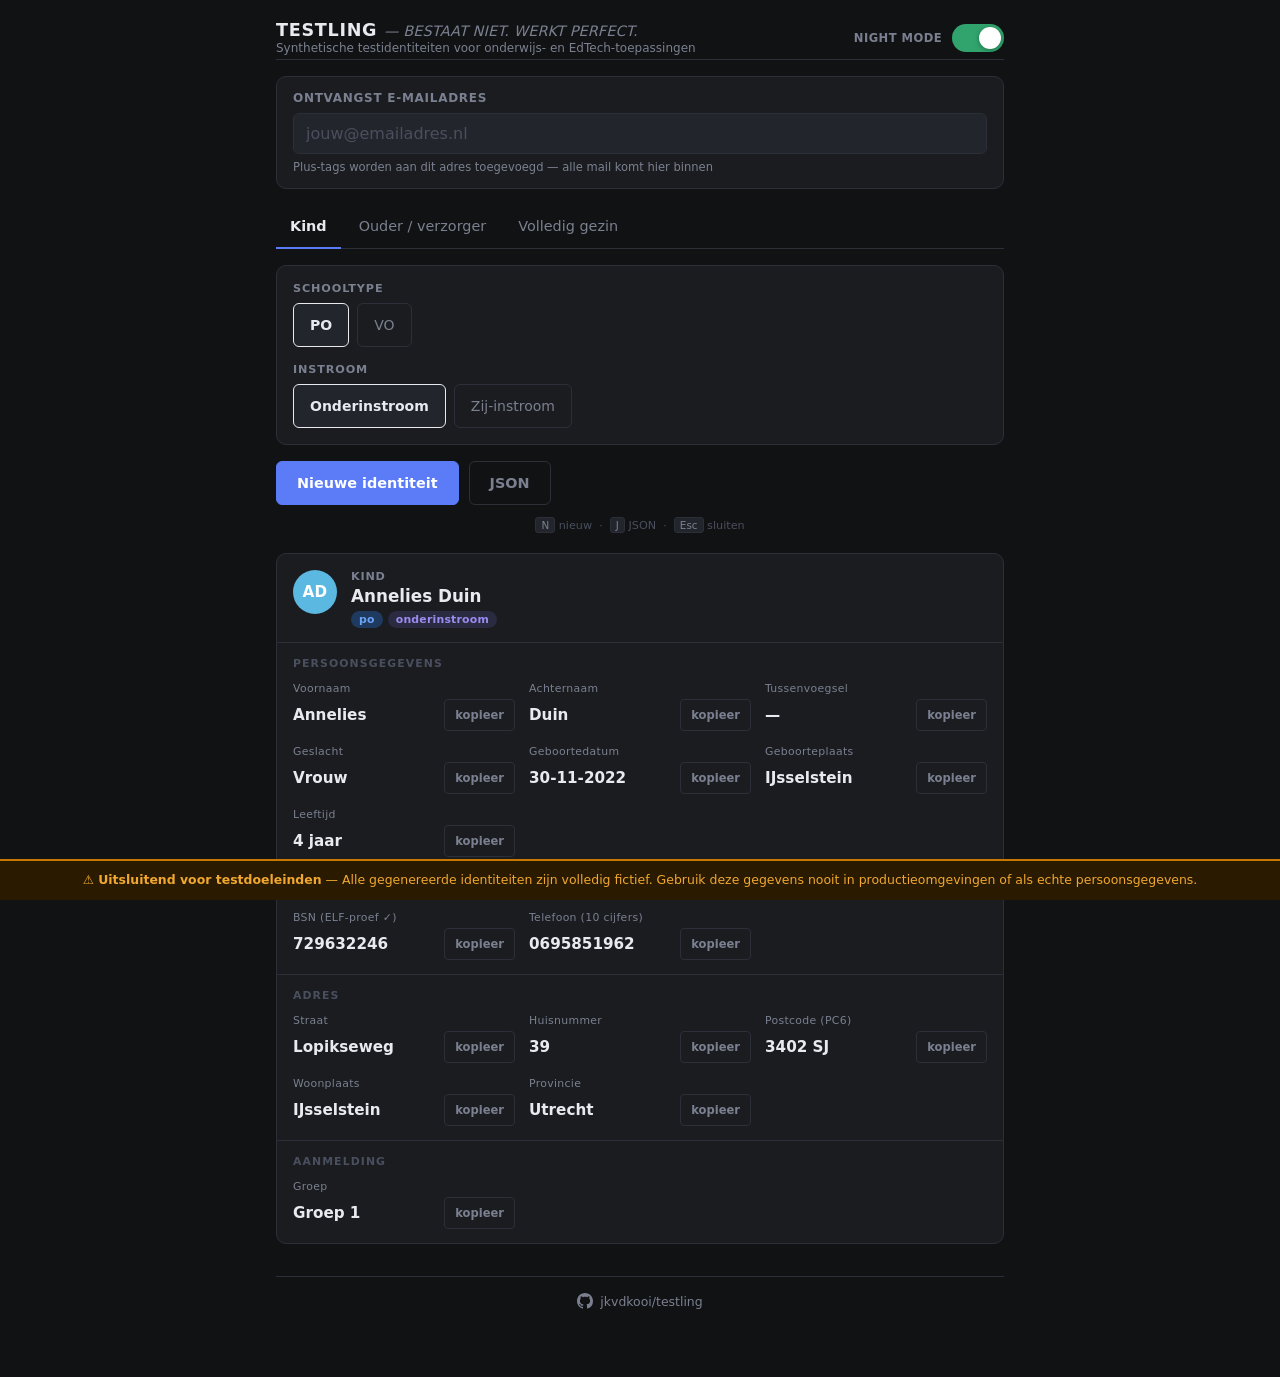
<file: index.html>
<!DOCTYPE html>
<html lang="nl">
<head>
  <meta charset="UTF-8">
  <meta name="viewport" content="width=device-width, initial-scale=1.0">
  <meta name="description" content="Testling — Synthetische Nederlandse testidentiteiten voor onderwijs- en EdTech-toepassingen. Uitsluitend bedoeld voor testdoeleinden.">
  <meta name="theme-color" content="#111214">
  <meta name="color-scheme" content="dark">

  <!-- PWA / iOS -->
  <meta name="mobile-web-app-capable" content="yes">
  <meta name="apple-mobile-web-app-capable" content="yes">
  <meta name="apple-mobile-web-app-status-bar-style" content="black-translucent">
  <meta name="apple-mobile-web-app-title" content="Testling">

  <title>Testling — Bestaat niet. Werkt perfect.</title>
  <!-- Cache-busting: verhoog v= bij elke release -->
  <link rel="stylesheet" href="style.css?v=4">

  <!-- Import map: zorgt dat browser altijd de geversioneerde modules laadt -->
  <script type="importmap">
  {
    "imports": {
      "/src/main.js":                    "/src/main.js?v=5",
      "/src/ui/render.js":               "/src/ui/render.js?v=4",
      "/src/ui/copy.js":                 "/src/ui/copy.js?v=3",
      "/src/generators/person.js":       "/src/generators/person.js?v=4",
      "/src/generators/gezin.js":        "/src/generators/gezin.js?v=3",
      "/src/generators/bsn.js":          "/src/generators/bsn.js?v=3",
      "/src/generators/iban.js":         "/src/generators/iban.js?v=3",
      "/src/generators/address.js":      "/src/generators/address.js?v=3",
      "/src/generators/phone.js":        "/src/generators/phone.js?v=3",
      "/src/generators/email.js":        "/src/generators/email.js?v=3",
      "/src/utils.js":                   "/src/utils.js?v=3",
      "/data/namen.js":                  "/data/namen.js?v=3",
      "/data/adressen.js":               "/data/adressen.js?v=3"
    }
  }
  </script>

  <script>
    // Thema instellen vóór eerste render — voorkomt flash
    document.documentElement.dataset.thema =
      localStorage.getItem('testling_thema') ||
      ((new Date().getHours() >= 19 || new Date().getHours() < 7)
        ? 'donker'
        : (window.matchMedia('(prefers-color-scheme: dark)').matches ? 'donker' : 'licht'));
  </script>
</head>
<body>

<div class="wrapper">

  <!-- Koptekst -->
  <header class="app-header">
    <div>
      <h1 class="app-titel">Testling <span class="app-tagline">— Bestaat niet. Werkt perfect.</span></h1>
      <p class="app-subtitel">Synthetische testidentiteiten voor onderwijs- en EdTech-toepassingen</p>
    </div>
    <div class="header-acties">
      <div class="gesch-container">
        <button id="btnGesch" class="gesch-knop" hidden aria-label="Vorige identiteiten">
          <svg viewBox="0 0 16 16" fill="currentColor" width="15" height="15" aria-hidden="true">
            <path d="M8 3.5a.5.5 0 0 0-1 0V9a.5.5 0 0 0 .252.434l3.5 2a.5.5 0 0 0 .496-.868L8 8.71V3.5z"/>
            <path d="M8 16A8 8 0 1 0 8 0a8 8 0 0 0 0 16zm7-8A7 7 0 1 1 1 8a7 7 0 0 1 14 0z"/>
          </svg>
          <span id="geschTeller" class="gesch-teller-badge" aria-hidden="true"></span>
        </button>
        <div id="geschPanel" class="gesch-panel" aria-hidden="true">
          <p class="gesch-panel-titel">Vorige identiteiten</p>
          <ul id="geschiedenisTabs" class="gesch-panel-lijst" role="list"></ul>
          <div class="gesch-panel-footer">
            <button id="btnWisGesch" class="gesch-wis-btn" aria-label="Wis sessiegeschiedenis">
              <svg viewBox="0 0 16 16" fill="currentColor" width="13" height="13" aria-hidden="true">
                <path d="M5.5 5.5A.5.5 0 0 1 6 6v6a.5.5 0 0 1-1 0V6a.5.5 0 0 1 .5-.5zm2.5 0a.5.5 0 0 1 .5.5v6a.5.5 0 0 1-1 0V6a.5.5 0 0 1 .5-.5zm3 .5a.5.5 0 0 0-1 0v6a.5.5 0 0 0 1 0V6z"/>
                <path fill-rule="evenodd" d="M14.5 3a1 1 0 0 1-1 1H13v9a2 2 0 0 1-2 2H5a2 2 0 0 1-2-2V4h-.5a1 1 0 0 1-1-1V2a1 1 0 0 1 1-1H6a1 1 0 0 1 1-1h2a1 1 0 0 1 1 1h3.5a1 1 0 0 1 1 1v1zM4.118 4 4 4.059V13a1 1 0 0 0 1 1h6a1 1 0 0 0 1-1V4.059L11.882 4H4.118zM2.5 3V2h11v1h-11z"/>
              </svg>
              Wis sessie
            </button>
          </div>
        </div>
      </div>
      <label class="thema-toggle" aria-label="Night mode">
        <input type="checkbox" id="btnThema" class="thema-toggle__input">
        <span class="thema-toggle__label">Night mode</span>
        <span class="thema-toggle__track" aria-hidden="true">
          <span class="thema-toggle__knop"></span>
        </span>
      </label>
    </div>
  </header>

  <main>

  <!-- E-mail configuratie -->
  <div class="email-config">
    <label for="basisEmail">Ontvangst e-mailadres</label>
    <input
      type="email"
      id="basisEmail"
      placeholder="jouw@emailadres.nl"
      autocomplete="email"
      inputmode="email"
      spellcheck="false"
    >
    <p class="email-hint">
      Plus-tags worden aan dit adres toegevoegd — alle mail komt hier binnen
    </p>
  </div>

  <!-- Tabs -->
  <nav class="tabs" role="tablist" aria-label="Identiteitstype">
    <button class="tab tab--actief" role="tab" data-tab="kind"  aria-selected="true">Kind</button>
    <button class="tab"             role="tab" data-tab="ouder" aria-selected="false">Ouder / verzorger</button>
    <button class="tab"             role="tab" data-tab="gezin" aria-selected="false">Volledig gezin</button>
  </nav>

  <!-- Opties -->
  <div class="opties-kaart" role="group" aria-label="Opties">

    <!-- Schooltype -->
    <div class="optie-groep optie-groep--school" id="grpSchooltype">
      <span class="optie-label">Schooltype</span>
      <div class="toggle-groep" role="group" aria-label="Schooltype">
        <button class="toggle toggle--actief" data-groep="schooltype" data-waarde="po" aria-pressed="true">PO</button>
        <button class="toggle"                data-groep="schooltype" data-waarde="vo" aria-pressed="false">VO</button>
      </div>
    </div>

    <!-- Instroom -->
    <div class="optie-groep optie-groep--school" id="grpInstroom">
      <span class="optie-label">Instroom</span>
      <div class="toggle-groep" role="group" aria-label="Instroomtype">
        <button class="toggle toggle--actief" data-groep="instroom" data-waarde="onder" aria-pressed="true">Onderinstroom</button>
        <button class="toggle"                data-groep="instroom" data-waarde="zij"   aria-pressed="false">Zij-instroom</button>
      </div>
    </div>

    <!-- Aantal ouders (alleen gezin) -->
    <div class="optie-groep optie-groep--gezin" id="grpOuders" hidden>
      <span class="optie-label">Aantal ouders</span>
      <div class="toggle-groep" role="group" aria-label="Aantal ouders">
        <button class="toggle"                data-groep="ouders" data-waarde="1" aria-pressed="false">1 ouder</button>
        <button class="toggle toggle--actief" data-groep="ouders" data-waarde="2" aria-pressed="true">2 ouders</button>
      </div>
    </div>

    <!-- Biologische koppeling (alleen gezin) -->
    <div class="optie-groep optie-groep--gezin" id="grpBiologisch" hidden>
      <span class="optie-label">Biologische koppeling</span>
      <div class="toggle-groep" role="group" aria-label="Biologische koppeling">
        <button class="toggle toggle--actief" data-groep="biologisch" data-waarde="ja"  aria-pressed="true">Biologisch</button>
        <button class="toggle"                data-groep="biologisch" data-waarde="nee" aria-pressed="false">Niet-biologisch</button>
      </div>
    </div>

  </div>

  <!-- Actie-knoppen boven output -->
  <div class="acties">
    <button id="btnNieuw" class="btn btn--primair">Nieuwe identiteit</button>
    <button id="btnJSON"  class="btn btn--secundair">JSON</button>
  </div>

  <!-- Toetsenbord-hint (verborgen op touch-apparaten via CSS niet nodig; gewoon tonen) -->
  <p class="keyboard-hint" aria-hidden="true">
    <kbd>N</kbd> nieuw &nbsp;·&nbsp; <kbd>J</kbd> JSON &nbsp;·&nbsp; <kbd>Esc</kbd> sluiten
  </p>

  <!-- Output -->
  <section id="output" aria-live="polite" aria-label="Gegenereerde identiteit">
    <!-- Kaarten worden hier door main.js ingevuld -->
  </section>

  </main>

  <!-- Footer -->
  <footer class="app-footer">
    <a
      href="https://github.com/jkvdkooi/testling"
      class="footer-link"
      target="_blank"
      rel="noopener noreferrer"
    >
      <svg class="footer-icon" viewBox="0 0 16 16" aria-hidden="true" focusable="false">
        <path d="M8 0C3.58 0 0 3.58 0 8c0 3.54 2.29 6.53 5.47 7.59.4.07.55-.17.55-.38
          0-.19-.01-.82-.01-1.49-2.01.37-2.53-.49-2.69-.94-.09-.23-.48-.94-.82-1.13
          -.28-.15-.68-.52-.01-.53.63-.01 1.08.58 1.23.82.72 1.21 1.87.87 2.33.66
          .07-.52.28-.87.51-1.07-1.78-.2-3.64-.89-3.64-3.95 0-.87.31-1.59.82-2.15
          -.08-.2-.36-1.02.08-2.12 0 0 .67-.21 2.2.82.64-.18 1.32-.27 2-.27
          .68 0 1.36.09 2 .27 1.53-1.04 2.2-.82 2.2-.82.44 1.1.16 1.92.08 2.12
          .51.56.82 1.27.82 2.15 0 3.07-1.87 3.75-3.65 3.95.29.25.54.73.54 1.48
          0 1.07-.01 1.93-.01 2.2 0 .21.15.46.55.38A8.013 8.013 0 0016 8c0-4.42-3.58-8-8-8z"/>
      </svg>
      jkvdkooi/testling
    </a>
  </footer>

</div><!-- /wrapper -->

<!-- Productiewaarschuwing -->
<div class="productie-waarschuwing" role="note">
  <strong>⚠ Uitsluitend voor testdoeleinden</strong> — Alle gegenereerde identiteiten zijn volledig fictief. Gebruik deze gegevens nooit in productieomgevingen of als echte persoonsgegevens.
</div>

<!-- JSON-modal -->
<div
  id="jsonModal"
  class="modal-overlay"
  role="dialog"
  aria-modal="true"
  aria-labelledby="jsonModalTitel"
  aria-hidden="true"
  hidden
>
  <div class="modal">
    <div class="modal-header">
      <h2 id="jsonModalTitel">JSON</h2>
      <button id="jsonSluit" class="modal-sluit" aria-label="Sluiten">✕</button>
    </div>
    <div class="modal-body">
      <pre id="jsonTekst" class="modal-json"></pre>
    </div>
    <div class="modal-footer">
      <button id="jsonKopieer" class="btn btn--primair">Kopieer JSON</button>
    </div>
  </div>
</div>

<script type="module" src="src/main.js?v=5"></script>
</body>
</html>
</file>
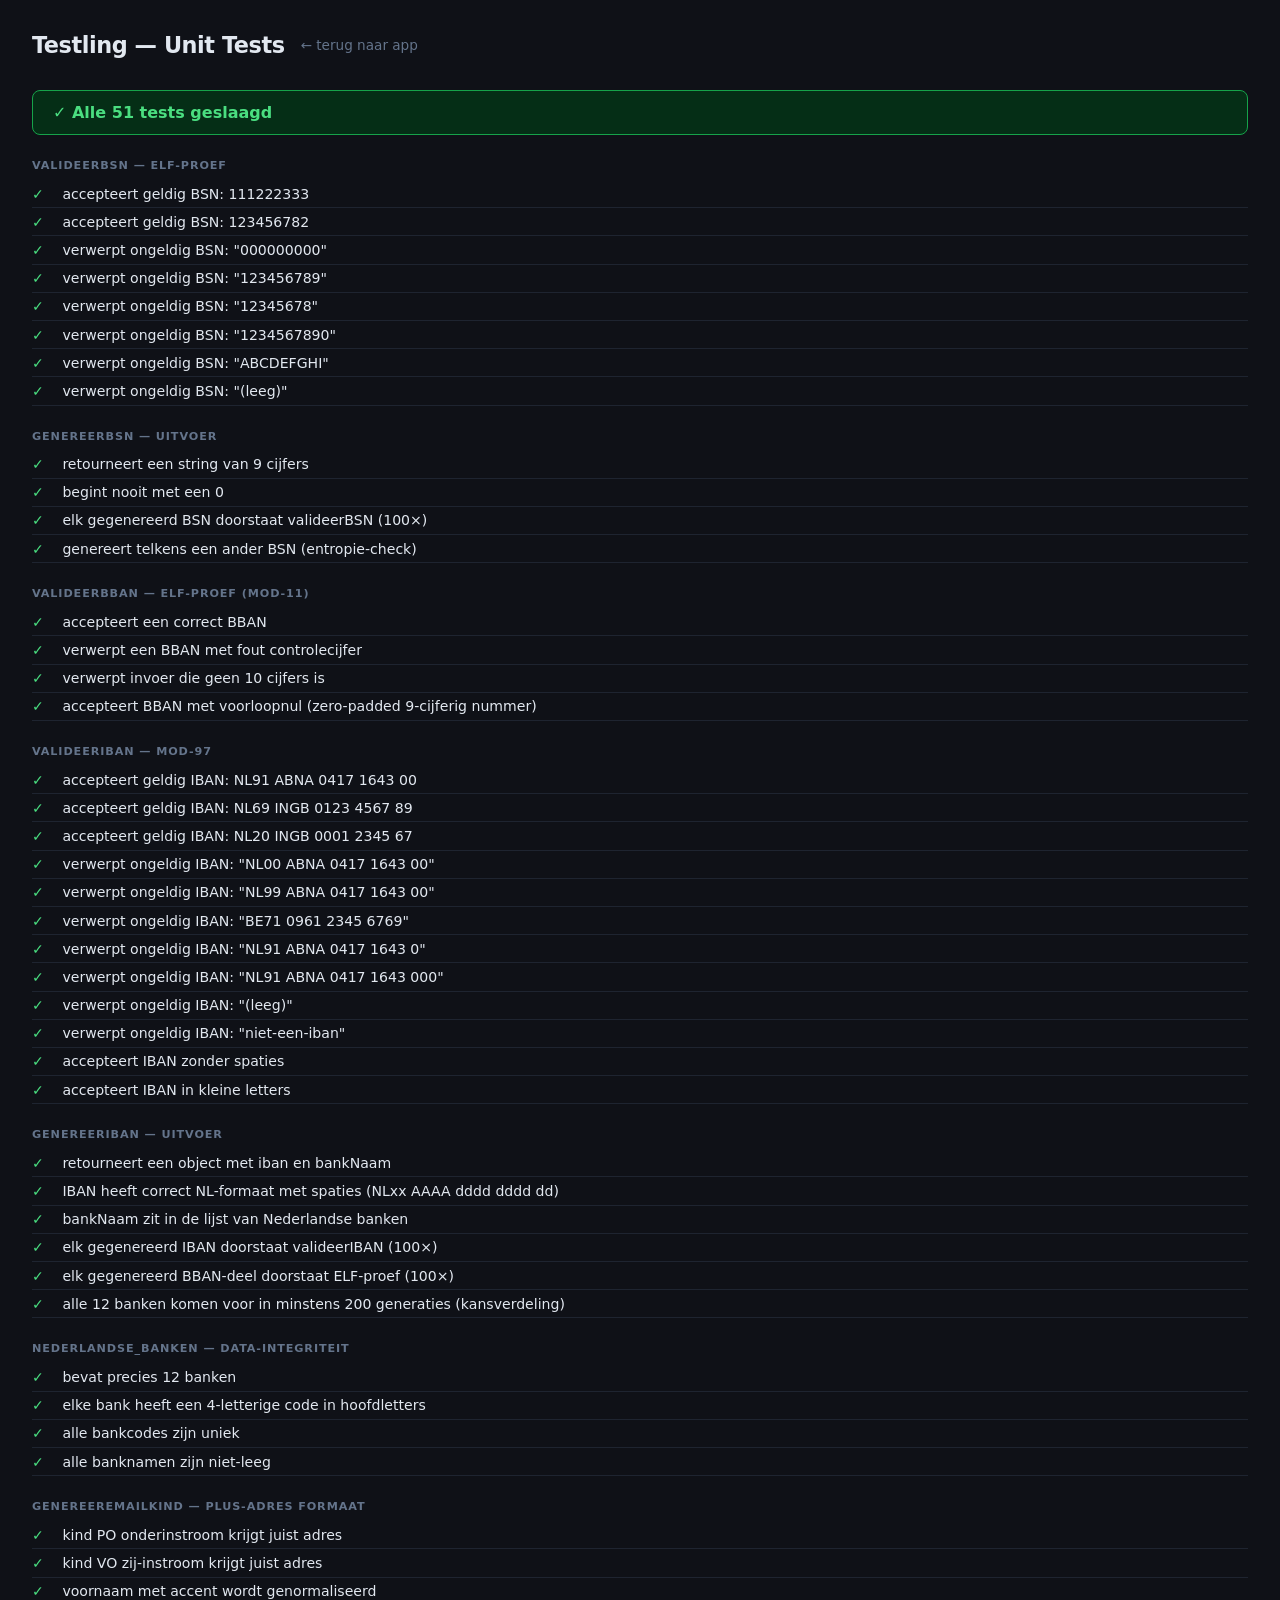
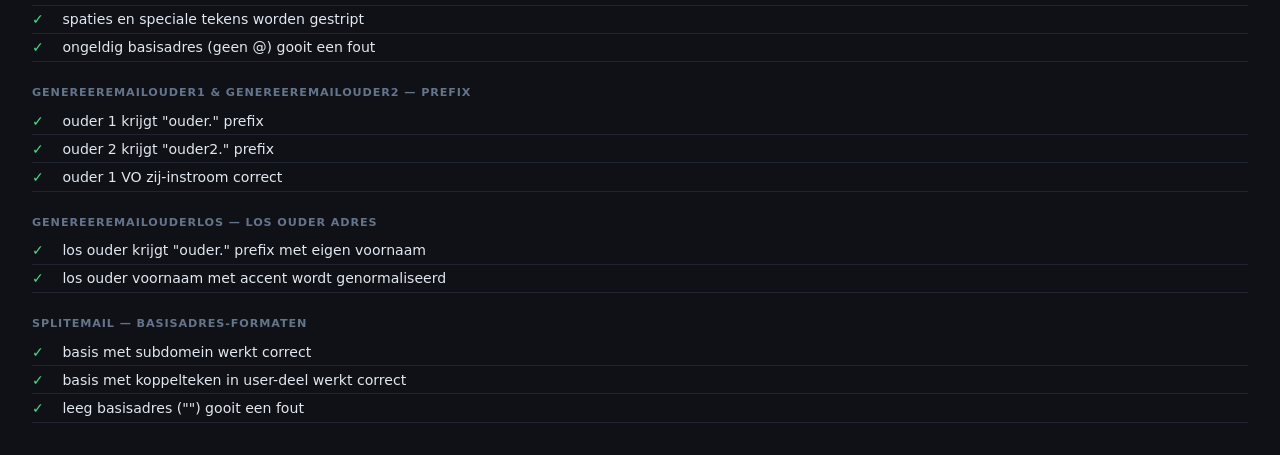
<file: tests/index.html>
<!DOCTYPE html>
<html lang="nl">
<head>
  <meta charset="UTF-8">
  <meta name="viewport" content="width=device-width, initial-scale=1.0">
  <title>Testling — Unit Tests</title>
  <style>
    *, *::before, *::after { box-sizing: border-box; margin: 0; padding: 0; }

    body {
      font-family: 'Segoe UI', system-ui, sans-serif;
      background: #0f1117;
      color: #e2e8f0;
      padding: 2rem;
      min-height: 100vh;
    }

    header {
      display: flex;
      align-items: center;
      gap: 1rem;
      margin-bottom: 2rem;
    }

    header h1 {
      font-size: 1.4rem;
      font-weight: 700;
      letter-spacing: -0.02em;
    }

    header a {
      color: #64748b;
      text-decoration: none;
      font-size: 0.85rem;
    }

    header a:hover { color: #94a3b8; }

    #samenvatting {
      font-size: 1rem;
      font-weight: 600;
      padding: 0.75rem 1.25rem;
      border-radius: 8px;
      margin-bottom: 1.5rem;
      border: 1px solid transparent;
    }

    #samenvatting.ok   { background: #052e16; border-color: #16a34a; color: #4ade80; }
    #samenvatting.fout { background: #2d0a0a; border-color: #dc2626; color: #f87171; }

    #resultaten h3 {
      font-size: 0.7rem;
      font-weight: 700;
      letter-spacing: 0.08em;
      text-transform: uppercase;
      color: #64748b;
      margin: 1.5rem 0 0.5rem;
    }

    #resultaten h3:first-child { margin-top: 0; }

    .test-rij {
      display: grid;
      grid-template-columns: 1.5rem 1fr;
      gap: 0.4rem;
      align-items: baseline;
      padding: 0.35rem 0;
      border-bottom: 1px solid #1e2430;
      font-size: 0.88rem;
    }

    .test-rij.ok   .icoon { color: #4ade80; }
    .test-rij.fout .icoon { color: #f87171; }

    .foutmelding {
      grid-column: 2;
      font-size: 0.78rem;
      color: #f87171;
      font-family: 'Cascadia Code', 'Fira Code', monospace;
      background: #1a0a0a;
      padding: 0.3rem 0.6rem;
      border-radius: 4px;
      margin-top: 0.25rem;
    }

    #laad-indicator {
      color: #64748b;
      font-size: 0.88rem;
    }
  </style>
</head>
<body>
  <header>
    <h1>Testling — Unit Tests</h1>
    <a href="/">← terug naar app</a>
  </header>

  <div id="samenvatting" class="ok" style="display:none"></div>
  <p id="laad-indicator">Tests worden uitgevoerd…</p>
  <div id="resultaten"></div>

  <!-- Cache-busting: verhoog v= bij elke release (zelfde versie als index.html) -->
  <script type="importmap">
  {
    "imports": {
      "/tests/runner.js":                    "/tests/runner.js?v=3",
      "/tests/bsn.test.js":                  "/tests/bsn.test.js?v=3",
      "/tests/iban.test.js":                 "/tests/iban.test.js?v=3",
      "/tests/email.test.js":               "/tests/email.test.js?v=3",
      "/src/generators/bsn.js":             "/src/generators/bsn.js?v=3",
      "/src/generators/iban.js":            "/src/generators/iban.js?v=3",
      "/src/generators/email.js":           "/src/generators/email.js?v=3",
      "/src/utils.js":                      "/src/utils.js?v=3"
    }
  }
  </script>

  <script type="module">
    import { toonRapport } from './runner.js?v=3';
    import './bsn.test.js?v=3';
    import './iban.test.js?v=3';
    import './email.test.js?v=3';

    document.getElementById('laad-indicator').style.display = 'none';
    document.getElementById('samenvatting').style.display = '';
    toonRapport();
  </script>
</body>
</html>
</file>
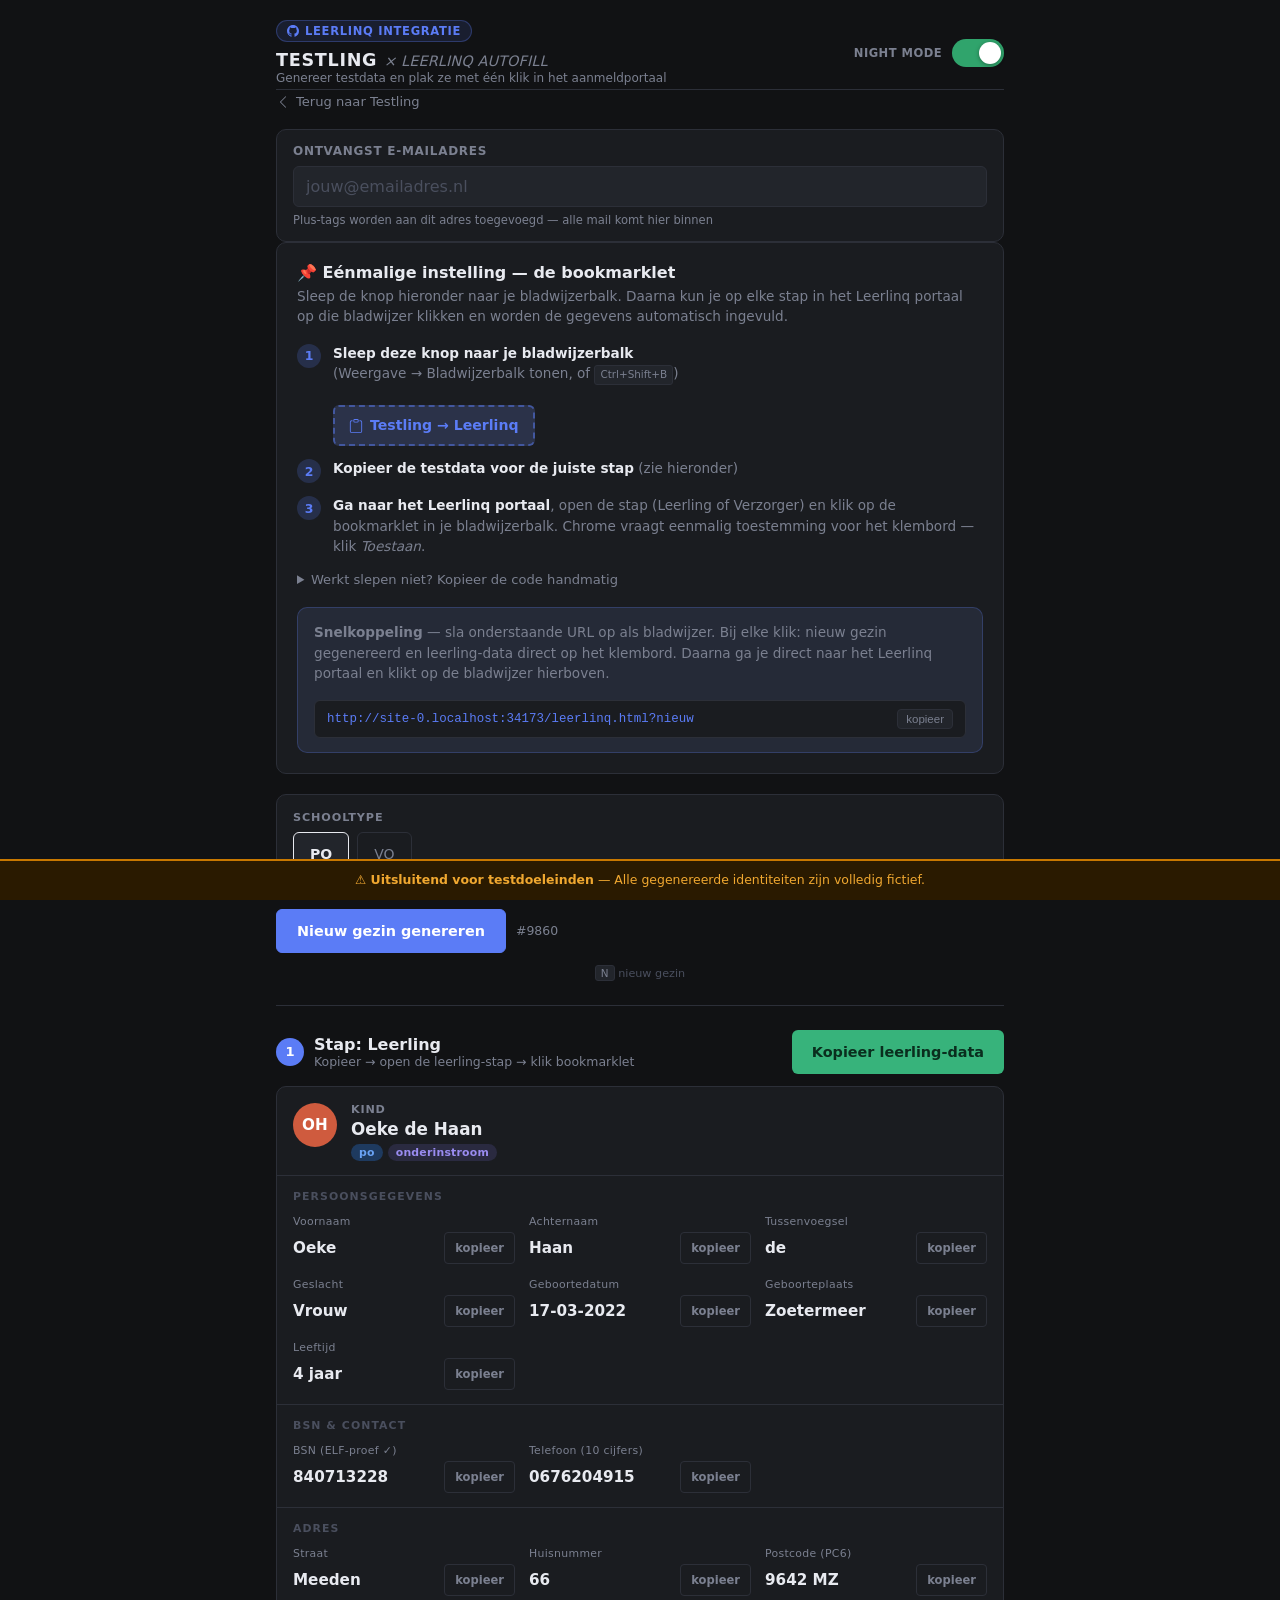
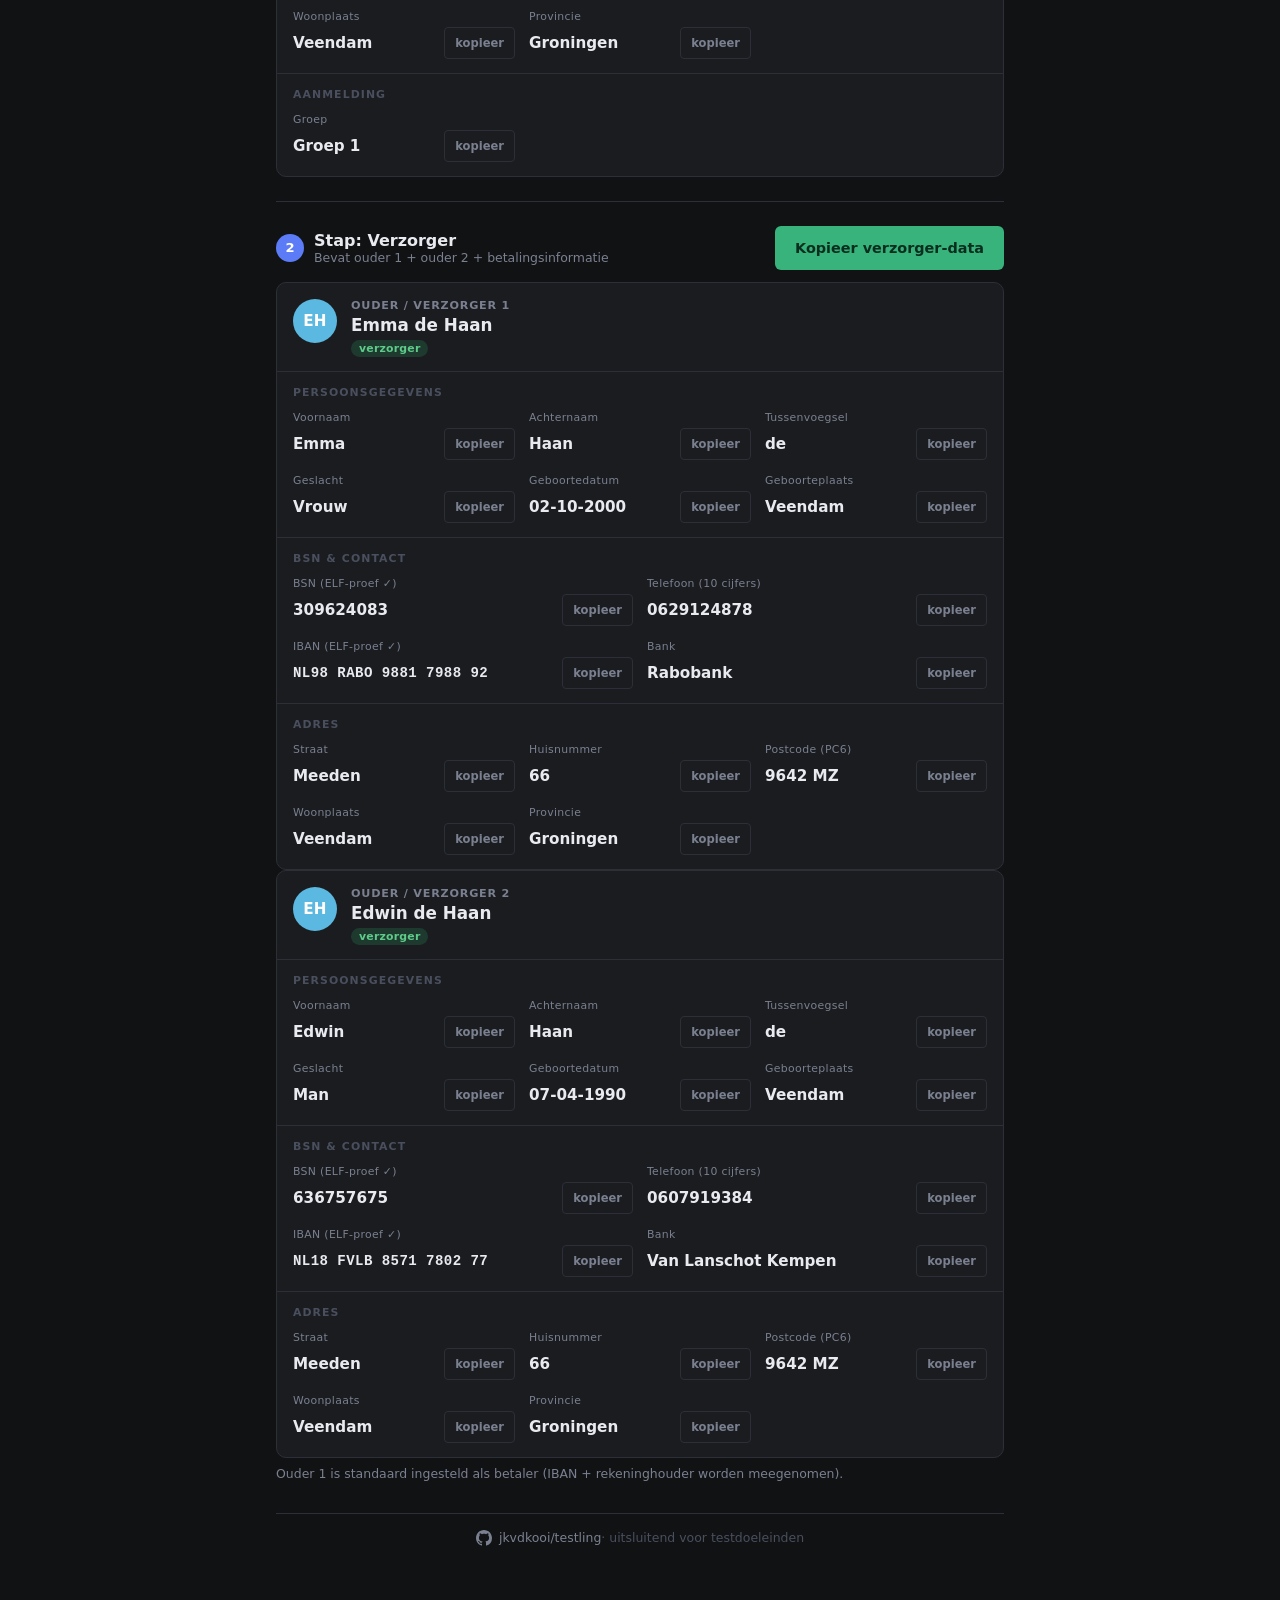
<file: leerlinq.html>
<!DOCTYPE html>
<html lang="nl">
<head>
  <meta charset="UTF-8">
  <meta name="viewport" content="width=device-width, initial-scale=1.0">
  <meta name="description" content="Testling × Leerlinq — Automatisch invullen van het PO en VO aanmeldportaal met synthetische testdata.">
  <meta name="robots" content="noindex">
  <title>Testling × Leerlinq — Autofill voor PO &amp; VO aanmeldportaal</title>
  <link rel="stylesheet" href="style.css?v=5">

  <script type="importmap">
  {
    "imports": {
      "/src/leerlinq/main.js":         "/src/leerlinq/main.js?v=6",
      "/src/leerlinq/mapper.js":       "/src/leerlinq/mapper.js?v=1",
      "/src/ui/render.js":             "/src/ui/render.js?v=4",
      "/src/ui/copy.js":               "/src/ui/copy.js?v=3",
      "/src/generators/person.js":     "/src/generators/person.js?v=4",
      "/src/generators/gezin.js":      "/src/generators/gezin.js?v=3",
      "/src/generators/bsn.js":        "/src/generators/bsn.js?v=3",
      "/src/generators/iban.js":       "/src/generators/iban.js?v=3",
      "/src/generators/address.js":    "/src/generators/address.js?v=3",
      "/src/generators/phone.js":      "/src/generators/phone.js?v=3",
      "/src/generators/email.js":      "/src/generators/email.js?v=3",
      "/src/utils.js":                 "/src/utils.js?v=3",
      "/data/namen.js":                "/data/namen.js?v=3",
      "/data/adressen.js":             "/data/adressen.js?v=3"
    }
  }
  </script>

  <script>
    document.documentElement.dataset.thema =
      localStorage.getItem('testling_thema') ||
      ((new Date().getHours() >= 19 || new Date().getHours() < 7)
        ? 'donker'
        : (window.matchMedia('(prefers-color-scheme: dark)').matches ? 'donker' : 'licht'));
  </script>

  <style>
    /* ── Leerlinq-pagina specifieke stijlen ── */

    .llq-header-badge {
      display: inline-flex;
      align-items: center;
      gap: 6px;
      font-size: .72rem;
      font-weight: 600;
      letter-spacing: .06em;
      text-transform: uppercase;
      color: var(--accent);
      background: color-mix(in srgb, var(--accent) 12%, transparent);
      border: 1px solid color-mix(in srgb, var(--accent) 30%, transparent);
      border-radius: 20px;
      padding: 3px 10px;
      margin-bottom: 8px;
    }

    .llq-terugknop {
      display: inline-flex;
      align-items: center;
      gap: 6px;
      font-size: .82rem;
      color: var(--text-muted);
      text-decoration: none;
      padding: 4px 0;
      transition: color .15s;
    }
    .llq-terugknop:hover { color: var(--text); }
    .llq-terugknop svg { width: 14px; height: 14px; flex-shrink: 0; }

    /* Bookmarklet sectie */
    .bookmarklet-sectie {
      background: var(--surface);
      border: 1px solid var(--border);
      border-radius: var(--radius);
      padding: 20px;
      margin-bottom: 20px;
    }

    .bookmarklet-sectie h2 {
      font-size: 1rem;
      font-weight: 600;
      margin-bottom: 4px;
    }

    .bookmarklet-sectie p {
      font-size: .85rem;
      color: var(--text-muted);
      margin-bottom: 16px;
      line-height: 1.5;
    }

    .bookmarklet-stappen {
      display: flex;
      flex-direction: column;
      gap: 12px;
    }

    .bookmarklet-stap {
      display: flex;
      gap: 12px;
      align-items: flex-start;
    }

    .bookmarklet-stap-nr {
      flex-shrink: 0;
      width: 24px;
      height: 24px;
      border-radius: 50%;
      background: color-mix(in srgb, var(--accent) 20%, transparent);
      color: var(--accent);
      font-size: .78rem;
      font-weight: 700;
      display: flex;
      align-items: center;
      justify-content: center;
      margin-top: 1px;
    }

    .bookmarklet-stap-tekst {
      font-size: .85rem;
      color: var(--text-muted);
      line-height: 1.5;
    }

    .bookmarklet-stap-tekst strong { color: var(--text); }

    /* De draggable bookmarklet link */
    .bookmarklet-link {
      display: inline-flex;
      align-items: center;
      gap: 7px;
      background: color-mix(in srgb, var(--accent) 15%, var(--surface-2));
      border: 2px dashed color-mix(in srgb, var(--accent) 50%, transparent);
      border-radius: var(--radius-sm);
      padding: 8px 14px;
      font-size: .88rem;
      font-weight: 600;
      color: var(--accent);
      text-decoration: none;
      cursor: grab;
      transition: background .15s, border-color .15s;
      user-select: none;
    }
    .bookmarklet-link:hover {
      background: color-mix(in srgb, var(--accent) 22%, var(--surface-2));
      border-color: var(--accent);
    }
    .bookmarklet-link:active { cursor: grabbing; }

    /* Code-block voor handmatig kopiëren */
    .bookmarklet-code-wrap {
      position: relative;
      margin-top: 12px;
    }

    .bookmarklet-code {
      display: block;
      background: var(--surface-2);
      border: 1px solid var(--border);
      border-radius: var(--radius-sm);
      padding: 10px 12px;
      font-family: 'Courier New', Courier, monospace;
      font-size: .72rem;
      color: var(--text-muted);
      word-break: break-all;
      white-space: pre-wrap;
      max-height: 80px;
      overflow: hidden;
      cursor: text;
    }

    .bookmarklet-code-kopieer {
      position: absolute;
      top: 6px;
      right: 6px;
      font-size: .72rem;
      padding: 3px 8px;
      background: var(--surface);
      border: 1px solid var(--border);
      border-radius: var(--radius-xs);
      color: var(--text-muted);
      cursor: pointer;
      transition: color .15s;
    }
    .bookmarklet-code-kopieer:hover { color: var(--text); }

    /* Stap-secties */
    .llq-stap {
      margin-bottom: 20px;
    }

    .llq-stap-header {
      display: flex;
      align-items: center;
      justify-content: space-between;
      margin-bottom: 12px;
      gap: 12px;
    }

    .llq-stap-titel {
      display: flex;
      align-items: center;
      gap: 10px;
    }

    .llq-stap-nr {
      flex-shrink: 0;
      width: 28px;
      height: 28px;
      border-radius: 50%;
      background: var(--accent);
      color: #fff;
      font-size: .82rem;
      font-weight: 700;
      display: flex;
      align-items: center;
      justify-content: center;
    }

    .llq-stap-naam {
      font-size: 1rem;
      font-weight: 600;
    }

    .llq-stap-sub {
      font-size: .78rem;
      color: var(--text-muted);
    }

    .btn--leerlinq {
      background: color-mix(in srgb, #3ecf8e 85%, transparent);
      color: #0a2e1e;
      font-weight: 700;
      border: none;
    }
    .btn--leerlinq:hover {
      background: #3ecf8e;
    }

    [data-thema="licht"] .btn--leerlinq {
      color: #0a2e1e;
    }

    .llq-hint {
      font-size: .78rem;
      color: var(--text-muted);
      margin-top: 8px;
    }

    .llq-divider {
      border: none;
      border-top: 1px solid var(--border);
      margin: 24px 0;
    }

    @media (max-width: 480px) {
      .llq-stap-header { flex-direction: column; align-items: flex-start; }
    }
  </style>
</head>
<body>

<div class="wrapper">

  <!-- Koptekst -->
  <header class="app-header">
    <div>
      <div class="llq-header-badge">
        <svg viewBox="0 0 16 16" width="12" height="12" fill="currentColor" aria-hidden="true">
          <path d="M8 0C3.58 0 0 3.58 0 8c0 3.54 2.29 6.53 5.47 7.59.4.07.55-.17.55-.38
            0-.19-.01-.82-.01-1.49-2.01.37-2.53-.49-2.69-.94-.09-.23-.48-.94-.82-1.13
            -.28-.15-.68-.52-.01-.53.63-.01 1.08.58 1.23.82.72 1.21 1.87.87 2.33.66
            .07-.52.28-.87.51-1.07-1.78-.2-3.64-.89-3.64-3.95 0-.87.31-1.59.82-2.15
            -.08-.2-.36-1.02.08-2.12 0 0 .67-.21 2.2.82.64-.18 1.32-.27 2-.27
            .68 0 1.36.09 2 .27 1.53-1.04 2.2-.82 2.2-.82.44 1.1.16 1.92.08 2.12
            .51.56.82 1.27.82 2.15 0 3.07-1.87 3.75-3.65 3.95.29.25.54.73.54 1.48
            0 1.07-.01 1.93-.01 2.2 0 .21.15.46.55.38A8.013 8.013 0 0016 8c0-4.42-3.58-8-8-8z"/>
        </svg>
        Leerlinq integratie
      </div>
      <h1 class="app-titel">Testling <span class="app-tagline">× Leerlinq autofill</span></h1>
      <p class="app-subtitel">Genereer testdata en plak ze met één klik in het aanmeldportaal</p>
    </div>
    <div class="header-acties">
      <div class="gesch-container">
        <button id="btnGesch" class="gesch-knop" hidden aria-label="Vorige gezinnen">
          <svg viewBox="0 0 16 16" fill="currentColor" width="15" height="15" aria-hidden="true">
            <path d="M8 3.5a.5.5 0 0 0-1 0V9a.5.5 0 0 0 .252.434l3.5 2a.5.5 0 0 0 .496-.868L8 8.71V3.5z"/>
            <path d="M8 16A8 8 0 1 0 8 0a8 8 0 0 0 0 16zm7-8A7 7 0 1 1 1 8a7 7 0 0 1 14 0z"/>
          </svg>
          <span id="geschTeller" class="gesch-teller-badge" aria-hidden="true"></span>
        </button>
        <div id="geschPanel" class="gesch-panel" aria-hidden="true">
          <p class="gesch-panel-titel">Vorige gezinnen</p>
          <ul id="geschiedenisTabs" class="gesch-panel-lijst" role="list"></ul>
          <div class="gesch-panel-footer">
            <button id="btnWisGesch" class="gesch-wis-btn" aria-label="Wis sessiegeschiedenis">
              <svg viewBox="0 0 16 16" fill="currentColor" width="13" height="13" aria-hidden="true">
                <path d="M5.5 5.5A.5.5 0 0 1 6 6v6a.5.5 0 0 1-1 0V6a.5.5 0 0 1 .5-.5zm2.5 0a.5.5 0 0 1 .5.5v6a.5.5 0 0 1-1 0V6a.5.5 0 0 1 .5-.5zm3 .5a.5.5 0 0 0-1 0v6a.5.5 0 0 0 1 0V6z"/>
                <path fill-rule="evenodd" d="M14.5 3a1 1 0 0 1-1 1H13v9a2 2 0 0 1-2 2H5a2 2 0 0 1-2-2V4h-.5a1 1 0 0 1-1-1V2a1 1 0 0 1 1-1H6a1 1 0 0 1 1-1h2a1 1 0 0 1 1 1h3.5a1 1 0 0 1 1 1v1zM4.118 4 4 4.059V13a1 1 0 0 0 1 1h6a1 1 0 0 0 1-1V4.059L11.882 4H4.118zM2.5 3V2h11v1h-11z"/>
              </svg>
              Wis sessie
            </button>
          </div>
        </div>
      </div>
      <label class="thema-toggle" aria-label="Night mode">
        <input type="checkbox" id="btnThema" class="thema-toggle__input">
        <span class="thema-toggle__label">Night mode</span>
        <span class="thema-toggle__track" aria-hidden="true">
          <span class="thema-toggle__knop"></span>
        </span>
      </label>
    </div>
  </header>

  <main>

    <!-- Terug -->
    <a href="index.html" class="llq-terugknop" aria-label="Terug naar Testling">
      <svg viewBox="0 0 16 16" fill="currentColor" aria-hidden="true">
        <path fill-rule="evenodd" d="M11.354 1.646a.5.5 0 0 1 0 .708L5.707 8l5.647 5.646a.5.5 0 0 1-.708.708l-6-6a.5.5 0 0 1 0-.708l6-6a.5.5 0 0 1 .708 0z"/>
      </svg>
      Terug naar Testling
    </a>

    <!-- E-mail configuratie -->
    <div class="email-config" style="margin-top:16px;">
      <label for="basisEmail">Ontvangst e-mailadres</label>
      <input
        type="email"
        id="basisEmail"
        placeholder="jouw@emailadres.nl"
        autocomplete="email"
        inputmode="email"
        spellcheck="false"
      >
      <p class="email-hint">Plus-tags worden aan dit adres toegevoegd — alle mail komt hier binnen</p>
    </div>

    <!-- Bookmarklet setup -->
    <section class="bookmarklet-sectie" aria-labelledby="bookmarkletTitel">
      <h2 id="bookmarkletTitel">📌 Eénmalige instelling — de bookmarklet</h2>
      <p>
        Sleep de knop hieronder naar je bladwijzerbalk. Daarna kun je op elke stap in het
        Leerlinq portaal op die bladwijzer klikken en worden de gegevens automatisch ingevuld.
      </p>

      <div class="bookmarklet-stappen">

        <div class="bookmarklet-stap">
          <span class="bookmarklet-stap-nr">1</span>
          <div class="bookmarklet-stap-tekst">
            <strong>Sleep deze knop naar je bladwijzerbalk</strong><br>
            (Weergave → Bladwijzerbalk tonen, of <kbd>Ctrl+Shift+B</kbd>)<br><br>
            <a class="bookmarklet-link" href="javascript:(function(){function vul(el,v){el.value=v;el.dispatchEvent(new Event('input',{bubbles:true}));el.dispatchEvent(new Event('change',{bubbles:true}));}function pas_toe(d){var n=0,m=[];Object.keys(d).forEach(function(k){if(k[0]==='_')return;var el=document.getElementById(k);if(!el){m.push(k);return;}vul(el,d[k]);n++;});return{n:n,m:m};}if(!navigator.clipboard){alert('Clipboard niet beschikbaar (gebruik HTTPS)');return;}navigator.clipboard.readText().then(function(t){var d;try{d=JSON.parse(t);}catch(e){alert('Geen geldige JSON op klembord.\nKopieer eerst via Testling.');return;}if(!d._stap){alert('Geen Testling-data herkend op het klembord.');return;}var r1=pas_toe(d);if(r1.m.length===0){alert(r1.n+' veld'+(r1.n===1?'':'en')+' ingevuld \u2713');return;}setTimeout(function(){var miss={};r1.m.forEach(function(k){miss[k]=d[k];});var r2=pas_toe(miss);var totaal=r1.n+r2.n;var rest=r2.m;var msg=totaal+' veld'+(totaal===1?'':'en')+' ingevuld \u2713';if(rest.length)msg+='\n\nNiet gevonden ('+rest.length+'): '+rest.slice(0,5).join(', ')+(rest.length>5?'\u2026':'')+'\n(veld staat waarschijnlijk uit voor deze school)';alert(msg);},650);}).catch(function(){alert('Klembord-toegang geweigerd.\nKlik OK en geef toestemming in de browser-popup.');});})();" draggable="true">
              <svg viewBox="0 0 16 16" width="14" height="14" fill="currentColor" aria-hidden="true">
                <path d="M4 1.5H3a2 2 0 0 0-2 2V14a2 2 0 0 0 2 2h10a2 2 0 0 0 2-2V3.5a2 2 0 0 0-2-2h-1v1h1a1 1 0 0 1 1 1V14a1 1 0 0 1-1 1H3a1 1 0 0 1-1-1V3.5a1 1 0 0 1 1-1h1v-1z"/>
                <path d="M9.5 1a.5.5 0 0 1 .5.5v1a.5.5 0 0 1-.5.5h-3a.5.5 0 0 1-.5-.5v-1a.5.5 0 0 1 .5-.5h3zm-3-1A1.5 1.5 0 0 0 5 1.5v1A1.5 1.5 0 0 0 6.5 4h3A1.5 1.5 0 0 0 11 2.5v-1A1.5 1.5 0 0 0 9.5 0h-3z"/>
              </svg>
              Testling → Leerlinq
            </a>
          </div>
        </div>

        <div class="bookmarklet-stap">
          <span class="bookmarklet-stap-nr">2</span>
          <div class="bookmarklet-stap-tekst">
            <strong>Kopieer de testdata voor de juiste stap</strong> (zie hieronder)
          </div>
        </div>

        <div class="bookmarklet-stap">
          <span class="bookmarklet-stap-nr">3</span>
          <div class="bookmarklet-stap-tekst">
            <strong>Ga naar het Leerlinq portaal</strong>, open de stap (Leerling of Verzorger)
            en klik op de bookmarklet in je bladwijzerbalk.
            Chrome vraagt eenmalig toestemming voor het klembord — klik <em>Toestaan</em>.
          </div>
        </div>

      </div>

      <!-- Handmatig kopiëren van de bookmarklet code -->
      <details style="margin-top:16px;">
        <summary style="font-size:.82rem;color:var(--text-muted);cursor:pointer;">
          Werkt slepen niet? Kopieer de code handmatig
        </summary>
        <div class="bookmarklet-code-wrap" style="margin-top:8px;">
          <code id="bookmarkletCode" class="bookmarklet-code">javascript:(function(){function vul(el,v){el.value=v;el.dispatchEvent(new Event('input',{bubbles:true}));el.dispatchEvent(new Event('change',{bubbles:true}));}function pas_toe(d){var n=0,m=[];Object.keys(d).forEach(function(k){if(k[0]==='_')return;var el=document.getElementById(k);if(!el){m.push(k);return;}vul(el,d[k]);n++;});return{n:n,m:m};}if(!navigator.clipboard){alert('Clipboard niet beschikbaar (gebruik HTTPS)');return;}navigator.clipboard.readText().then(function(t){var d;try{d=JSON.parse(t);}catch(e){alert('Geen geldige JSON op klembord.\nKopieer eerst via Testling.');return;}if(!d._stap){alert('Geen Testling-data herkend op het klembord.');return;}var r1=pas_toe(d);if(r1.m.length===0){alert(r1.n+' veld'+(r1.n===1?'':'en')+' ingevuld \u2713');return;}setTimeout(function(){var miss={};r1.m.forEach(function(k){miss[k]=d[k];});var r2=pas_toe(miss);var totaal=r1.n+r2.n;var rest=r2.m;var msg=totaal+' veld'+(totaal===1?'':'en')+' ingevuld \u2713';if(rest.length)msg+='\n\nNiet gevonden ('+rest.length+'): '+rest.slice(0,5).join(', ')+(rest.length>5?'\u2026':'')+'\n(veld staat waarschijnlijk uit voor deze school)';alert(msg);},650);}).catch(function(){alert('Klembord-toegang geweigerd.\nKlik OK en geef toestemming in de browser-popup.');});})();</code>
          <button class="bookmarklet-code-kopieer" id="btnKopieerCode">kopieer</button>
        </div>
        <p style="font-size:.75rem;color:var(--text-muted);margin-top:8px;">
          Maak een nieuwe bladwijzer aan, plak dit als URL en sla op.
        </p>
      </details>

      <!-- Snelkoppeling -->
      <div class="snelkoppeling-sectie">
        <p>
          <strong>Snelkoppeling</strong> — sla onderstaande URL op als bladwijzer.
          Bij elke klik: nieuw gezin gegenereerd en leerling-data direct op het klembord.
          Daarna ga je direct naar het Leerlinq portaal en klikt op de bladwijzer hierboven.
        </p>
        <div class="snelkoppeling-url">
          <code id="snelkoppelingUrl"></code>
          <button class="snelkoppeling-kopieer" id="btnKopieerSnelkoppeling">kopieer</button>
        </div>
      </div>
    </section>

    <!-- Schooltype -->
    <div class="opties-kaart" role="group" aria-label="Opties" style="margin-bottom:16px;">
      <div class="optie-groep">
        <span class="optie-label">Schooltype</span>
        <div class="toggle-groep" role="group" aria-label="Schooltype">
          <button class="toggle toggle--actief" id="llqTogglePO" data-schooltype="po" aria-pressed="true">PO</button>
          <button class="toggle"                id="llqToggleVO" data-schooltype="vo" aria-pressed="false">VO</button>
        </div>
      </div>
    </div>

    <!-- Actieknop -->
    <div class="acties">
      <button id="btnNieuw" class="btn btn--primair">
        Nieuw gezin genereren
      </button>
      <span id="tellerGezin" style="font-size:.78rem;color:var(--text-muted);align-self:center;"></span>
    </div>

    <p class="keyboard-hint" aria-hidden="true"><kbd>N</kbd> nieuw gezin</p>

    <hr class="llq-divider">

    <!-- Stap 1: Leerling -->
    <section class="llq-stap" aria-labelledby="stapLeerlingTitel">
      <div class="llq-stap-header">
        <div class="llq-stap-titel">
          <span class="llq-stap-nr" aria-hidden="true">1</span>
          <div>
            <div id="stapLeerlingTitel" class="llq-stap-naam">Stap: Leerling</div>
            <div class="llq-stap-sub">Kopieer → open de leerling-stap → klik bookmarklet</div>
          </div>
        </div>
        <button id="btnKopieerLeerling" class="btn btn--leerlinq">
          Kopieer leerling-data
        </button>
      </div>

      <div id="uitvoerKind" aria-live="polite" aria-label="Kind-kaart">
        <!-- Kaart wordt door main.js ingevuld -->
      </div>
    </section>

    <hr class="llq-divider">

    <!-- Stap 2: Verzorger -->
    <section class="llq-stap" aria-labelledby="stapVerzorgerTitel">
      <div class="llq-stap-header">
        <div class="llq-stap-titel">
          <span class="llq-stap-nr" aria-hidden="true">2</span>
          <div>
            <div id="stapVerzorgerTitel" class="llq-stap-naam">Stap: Verzorger</div>
            <div class="llq-stap-sub">Bevat ouder 1 + ouder 2 + betalingsinformatie</div>
          </div>
        </div>
        <button id="btnKopieerVerzorger" class="btn btn--leerlinq">
          Kopieer verzorger-data
        </button>
      </div>

      <div id="uitvoerOuder" aria-live="polite" aria-label="Ouder-kaarten">
        <!-- Kaarten worden door main.js ingevuld -->
      </div>

      <p class="llq-hint">
        Ouder 1 is standaard ingesteld als betaler (IBAN + rekeninghouder worden meegenomen).
      </p>
    </section>

  </main>

  <!-- Footer -->
  <footer class="app-footer">
    <a href="https://github.com/jkvdkooi/testling" class="footer-link" target="_blank" rel="noopener noreferrer">
      <svg class="footer-icon" viewBox="0 0 16 16" aria-hidden="true" focusable="false">
        <path d="M8 0C3.58 0 0 3.58 0 8c0 3.54 2.29 6.53 5.47 7.59.4.07.55-.17.55-.38
          0-.19-.01-.82-.01-1.49-2.01.37-2.53-.49-2.69-.94-.09-.23-.48-.94-.82-1.13
          -.28-.15-.68-.52-.01-.53.63-.01 1.08.58 1.23.82.72 1.21 1.87.87 2.33.66
          .07-.52.28-.87.51-1.07-1.78-.2-3.64-.89-3.64-3.95 0-.87.31-1.59.82-2.15
          -.08-.2-.36-1.02.08-2.12 0 0 .67-.21 2.2.82.64-.18 1.32-.27 2-.27
          .68 0 1.36.09 2 .27 1.53-1.04 2.2-.82 2.2-.82.44 1.1.16 1.92.08 2.12
          .51.56.82 1.27.82 2.15 0 3.07-1.87 3.75-3.65 3.95.29.25.54.73.54 1.48
          0 1.07-.01 1.93-.01 2.2 0 .21.15.46.55.38A8.013 8.013 0 0016 8c0-4.42-3.58-8-8-8z"/>
      </svg>
      jkvdkooi/testling
    </a>
    <span style="color:var(--text-dim);font-size:.78rem;">· uitsluitend voor testdoeleinden</span>
  </footer>

</div><!-- /wrapper -->

<div class="productie-waarschuwing" role="note">
  <strong>⚠ Uitsluitend voor testdoeleinden</strong> — Alle gegenereerde identiteiten zijn volledig fictief.
</div>

<script>
  // Bookmarklet-code kopieerknop (inline, vóór de module laadt)
  document.getElementById('btnKopieerCode')?.addEventListener('click', function() {
    const code = document.getElementById('bookmarkletCode').textContent;
    const btn  = this;
    navigator.clipboard?.writeText(code).then(() => {
      const orig = btn.textContent;
      btn.textContent = 'gekopieerd ✓';
      setTimeout(() => btn.textContent = orig, 1800);
    });
  });

  // Snelkoppeling URL invullen + kopieer-knop
  (function() {
    const url = location.origin + location.pathname.replace(/\/$/, '') + '?nieuw';
    const el  = document.getElementById('snelkoppelingUrl');
    if (el) el.textContent = url;
    document.getElementById('btnKopieerSnelkoppeling')?.addEventListener('click', function() {
      navigator.clipboard?.writeText(url).then(() => {
        const orig = this.textContent;
        this.textContent = 'gekopieerd ✓';
        setTimeout(() => this.textContent = orig, 1800);
      });
    });
  })();
</script>

<script type="module" src="src/leerlinq/main.js?v=6"></script>
</body>
</html>
</file>
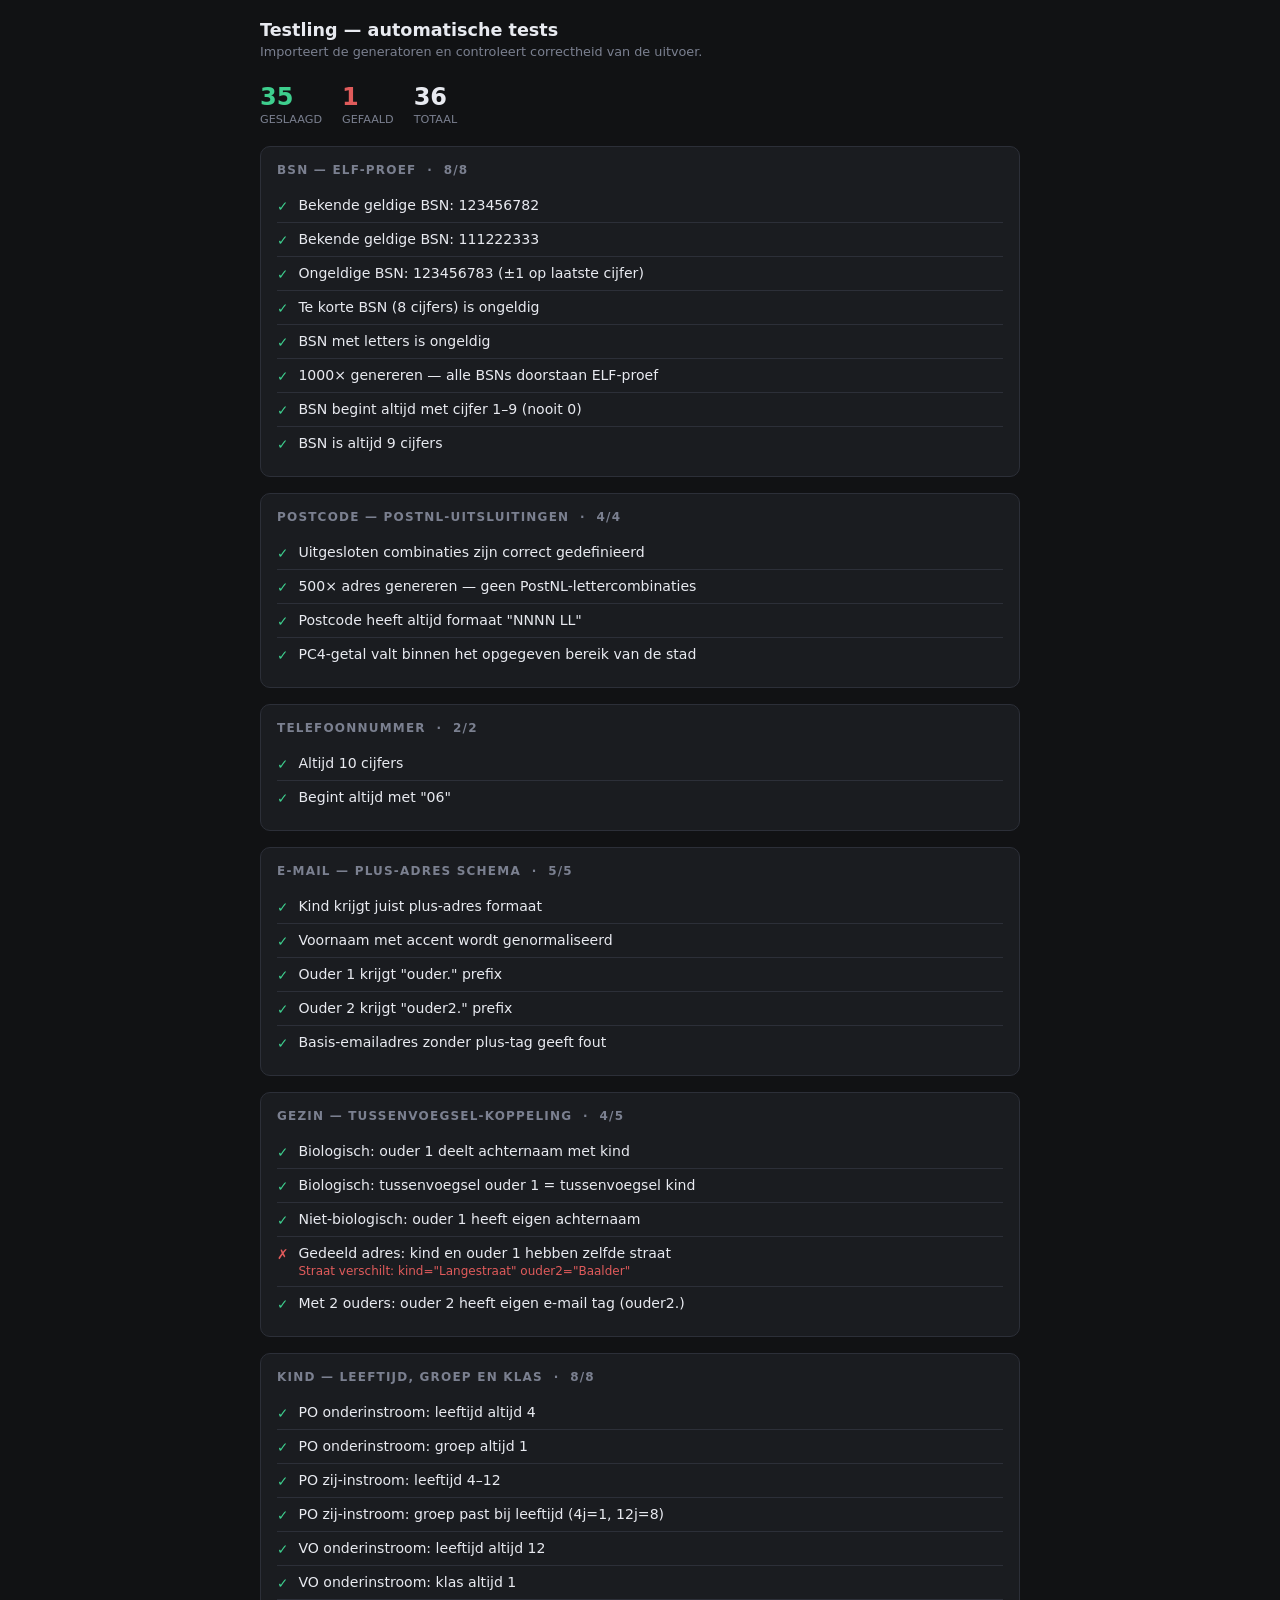
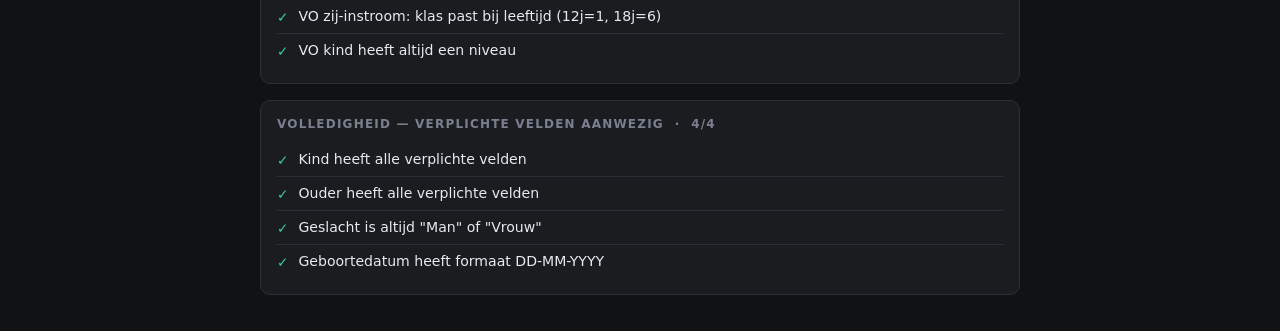
<file: test.html>
<!DOCTYPE html>
<html lang="nl">
<head>
  <meta charset="UTF-8">
  <meta name="viewport" content="width=device-width, initial-scale=1.0">
  <title>Testling — tests</title>
  <style>
    :root {
      --bg:      #111214;
      --surface: #1a1c20;
      --border:  #2c2f38;
      --text:    #e8eaf0;
      --muted:   #7b8090;
      --ok:      #3ecf8e;
      --fail:    #e05b5b;
      --warn:    #e0b85b;
      --font:    -apple-system, BlinkMacSystemFont, 'Segoe UI', system-ui, sans-serif;
    }
    * { box-sizing: border-box; margin: 0; padding: 0; }
    body { background: var(--bg); color: var(--text); font-family: var(--font);
           padding: 20px; max-width: 800px; margin: 0 auto; }
    h1   { font-size: 1.1rem; margin-bottom: 4px; }
    p.sub { font-size: .8rem; color: var(--muted); margin-bottom: 24px; }

    .suite { background: var(--surface); border: 1px solid var(--border);
             border-radius: 10px; padding: 16px; margin-bottom: 16px; }
    .suite-titel { font-size: .75rem; font-weight: 700; letter-spacing: .1em;
                   text-transform: uppercase; color: var(--muted); margin-bottom: 12px; }

    .test { display: flex; align-items: flex-start; gap: 10px;
            padding: 8px 0; border-bottom: 1px solid var(--border); font-size: .88rem; }
    .test:last-child { border-bottom: none; }

    .icoon { font-size: .85rem; flex-shrink: 0; margin-top: 1px; }
    .ok   .icoon { color: var(--ok); }
    .fail .icoon { color: var(--fail); }
    .warn .icoon { color: var(--warn); }

    .test-naam { flex: 1; }
    .test-detail { font-size: .75rem; color: var(--muted); margin-top: 3px; }
    .test-detail.fout { color: var(--fail); }

    .samenvatting { display: flex; gap: 20px; font-size: .85rem;
                    margin-bottom: 20px; flex-wrap: wrap; }
    .stat { display: flex; flex-direction: column; gap: 2px; }
    .stat-getal { font-size: 1.5rem; font-weight: 700; }
    .stat-label { font-size: .7rem; color: var(--muted); text-transform: uppercase; }
    .stat.ok   .stat-getal { color: var(--ok); }
    .stat.fail .stat-getal { color: var(--fail); }
    .stat.warn .stat-getal { color: var(--warn); }

    pre { font-family: monospace; font-size: .75rem; color: var(--muted);
          background: #0d0f11; padding: 10px; border-radius: 6px;
          overflow-x: auto; margin-top: 6px; white-space: pre-wrap; }

    #laad { text-align: center; color: var(--muted); padding: 40px; }
  </style>
</head>
<body>
  <h1>Testling — automatische tests</h1>
  <p class="sub">Importeert de generatoren en controleert correctheid van de uitvoer.</p>
  <div id="laad">Tests worden geladen…</div>
  <div id="root" hidden></div>

<script type="module">
import { genereerBSN, valideerBSN }   from './src/generators/bsn.js';
import { genereerTelefoon }           from './src/generators/phone.js';
import { genereerAdres }              from './src/generators/address.js';
import { genereerKind, genereerOuderGekoppeld } from './src/generators/person.js';
import { genereerGezin }              from './src/generators/gezin.js';
import { genereerEmailKind, genereerEmailOuder1, genereerEmailOuder2 } from './src/generators/email.js';
import { postNLuitgesloten }          from './data/adressen.js';

// ── Test-framework (micro) ────────────────────────────────────

const suites = [];
let huidigeSuite = null;

function suite(naam, fn) {
  huidigeSuite = { naam, tests: [] };
  suites.push(huidigeSuite);
  fn();
}

function test(naam, fn) {
  try {
    const resultaat = fn();
    if (resultaat === false) throw new Error('Bewering mislukt');
    huidigeSuite.tests.push({ naam, status: 'ok', detail: null });
  } catch (e) {
    huidigeSuite.tests.push({ naam, status: 'fail', detail: e.message });
  }
}

function beweer(conditie, bericht) {
  if (!conditie) throw new Error(bericht || 'Conditie was false');
}

// ── Tests ─────────────────────────────────────────────────────

// 1. BSN – ELF-proef
suite('BSN — ELF-proef', () => {

  test('Bekende geldige BSN: 123456782', () => {
    beweer(valideerBSN('123456782'), '123456782 moet geldig zijn');
  });

  test('Bekende geldige BSN: 111222333', () => {
    beweer(valideerBSN('111222333'), '111222333 moet geldig zijn');
  });

  test('Ongeldige BSN: 123456783 (±1 op laatste cijfer)', () => {
    beweer(!valideerBSN('123456783'), '123456783 moet ongeldig zijn');
  });

  test('Te korte BSN (8 cijfers) is ongeldig', () => {
    beweer(!valideerBSN('12345678'), 'Te kort moet ongeldig zijn');
  });

  test('BSN met letters is ongeldig', () => {
    beweer(!valideerBSN('12345678X'), 'Bevat letters, moet ongeldig zijn');
  });

  test('1000× genereren — alle BSNs doorstaan ELF-proef', () => {
    const fouten = [];
    for (let i = 0; i < 1000; i++) {
      const bsn = genereerBSN();
      if (!valideerBSN(bsn)) fouten.push(bsn);
    }
    beweer(fouten.length === 0,
      `${fouten.length} BSN(s) faalden ELF-proef: ${fouten.slice(0, 3).join(', ')}`);
  });

  test('BSN begint altijd met cijfer 1–9 (nooit 0)', () => {
    for (let i = 0; i < 500; i++) {
      const bsn = genereerBSN();
      beweer(bsn[0] !== '0', `BSN begint met 0: ${bsn}`);
    }
  });

  test('BSN is altijd 9 cijfers', () => {
    for (let i = 0; i < 100; i++) {
      const bsn = genereerBSN();
      beweer(/^\d{9}$/.test(bsn), `BSN heeft niet 9 cijfers: ${bsn}`);
    }
  });

});

// 2. Postcode – PostNL uitsluitingen
suite('Postcode — PostNL-uitsluitingen', () => {

  test('Uitgesloten combinaties zijn correct gedefinieerd', () => {
    beweer(
      postNLuitgesloten.includes('SS') &&
      postNLuitgesloten.includes('SA') &&
      postNLuitgesloten.includes('SD') &&
      postNLuitgesloten.includes('SF'),
      'SS, SA, SD, SF moeten allemaal in de uitsluitlijst staan'
    );
  });

  test('500× adres genereren — geen PostNL-lettercombinaties', () => {
    const gevonden = [];
    for (let i = 0; i < 500; i++) {
      const adres = genereerAdres();
      const letters = adres.postcode.slice(-2);
      if (postNLuitgesloten.includes(letters)) {
        gevonden.push(`${adres.postcode}`);
      }
    }
    beweer(gevonden.length === 0,
      `${gevonden.length} verboden postcodes gegenereerd: ${gevonden.slice(0, 3).join(', ')}`);
  });

  test('Postcode heeft altijd formaat "NNNN LL"', () => {
    for (let i = 0; i < 200; i++) {
      const { postcode } = genereerAdres();
      beweer(/^\d{4}\s[A-Z]{2}$/.test(postcode), `Ongeldige postcode: ${postcode}`);
    }
  });

  test('PC4-getal valt binnen het opgegeven bereik van de stad', () => {
    // Controleer via het adresobject (we kunnen de stad niet meer terugkoppelen
    // zonder extra export, maar we controleren wel dat de PC4 numeriek geldig is)
    for (let i = 0; i < 100; i++) {
      const { postcode } = genereerAdres();
      const pc4 = parseInt(postcode.slice(0, 4));
      beweer(pc4 >= 1000 && pc4 <= 9999, `PC4 buiten bereik: ${pc4}`);
    }
  });

});

// 3. Telefoon
suite('Telefoonnummer', () => {

  test('Altijd 10 cijfers', () => {
    for (let i = 0; i < 200; i++) {
      const t = genereerTelefoon();
      beweer(/^\d{10}$/.test(t), `Niet 10 cijfers: ${t}`);
    }
  });

  test('Begint altijd met "06"', () => {
    for (let i = 0; i < 200; i++) {
      const t = genereerTelefoon();
      beweer(t.startsWith('06'), `Begint niet met 06: ${t}`);
    }
  });

});

// 4. E-mail — plus-adres schema
suite('E-mail — plus-adres schema', () => {

  const basis = 'test@voorbeeld.nl';

  test('Kind krijgt juist plus-adres formaat', () => {
    const email = genereerEmailKind(basis, 'Emma', 'po', 'onder');
    beweer(email === 'test+emma.po.onder@voorbeeld.nl',
      `Verwacht "test+emma.po.onder@voorbeeld.nl", kreeg "${email}"`);
  });

  test('Voornaam met accent wordt genormaliseerd', () => {
    const email = genereerEmailKind(basis, 'Renée', 'po', 'zij');
    beweer(email === 'test+renee.po.zij@voorbeeld.nl',
      `Accent niet verwijderd: "${email}"`);
  });

  test('Ouder 1 krijgt "ouder." prefix', () => {
    const email = genereerEmailOuder1(basis, 'Emma', 'po', 'onder');
    beweer(email === 'test+ouder.emma.po.onder@voorbeeld.nl',
      `Ouder-1 email onjuist: "${email}"`);
  });

  test('Ouder 2 krijgt "ouder2." prefix', () => {
    const email = genereerEmailOuder2(basis, 'Emma', 'po', 'onder');
    beweer(email === 'test+ouder2.emma.po.onder@voorbeeld.nl',
      `Ouder-2 email onjuist: "${email}"`);
  });

  test('Basis-emailadres zonder plus-tag geeft fout', () => {
    let gegooid = false;
    try { genereerEmailKind('ongeldig-adres', 'Emma', 'po', 'onder'); }
    catch { gegooid = true; }
    beweer(gegooid, 'Ongeldig basisadres gooit geen fout');
  });

});

// 5. Tussenvoegsel-koppeling in gezin
suite('Gezin — tussenvoegsel-koppeling', () => {

  test('Biologisch: ouder 1 deelt achternaam met kind', () => {
    for (let i = 0; i < 50; i++) {
      const gezin = genereerGezin({ biologisch: true, aantalOuders: 1 });
      beweer(
        gezin.ouder1.achternaam === gezin.kind.achternaam,
        `Achternamen komen niet overeen: kind="${gezin.kind.achternaam}" ouder1="${gezin.ouder1.achternaam}"`
      );
    }
  });

  test('Biologisch: tussenvoegsel ouder 1 = tussenvoegsel kind', () => {
    for (let i = 0; i < 50; i++) {
      const gezin = genereerGezin({ biologisch: true, aantalOuders: 1 });
      beweer(
        gezin.ouder1.tussenvoegsel === gezin.kind.tussenvoegsel,
        `Tussenvoegsels komen niet overeen: kind="${gezin.kind.tussenvoegsel}" ouder1="${gezin.ouder1.tussenvoegsel}"`
      );
    }
  });

  test('Niet-biologisch: ouder 1 heeft eigen achternaam', () => {
    // We kunnen niet garanderen dat ze ALTIJD verschillen (kans bestaat),
    // maar na 50 pogingen met niet-biologisch moet minimaal 1 keer verschillen.
    // Eigenlijk: de generator MOET altijd een eigen naam genereren.
    // We controleren dat achternaamKind=null doorgegeven wordt (altijd eigen naam).
    // Dit test de code-intentie, niet de toevallige overeenkomst.
    const gezin = genereerGezin({ biologisch: false, aantalOuders: 1 });
    // Ouder 1 mag een andere naam hebben — we controleren enkel dat de identiteit volledig is
    beweer(typeof gezin.ouder1.achternaam === 'string' && gezin.ouder1.achternaam.length > 0,
      'Ouder 1 heeft geen achternaam');
  });

  test('Gedeeld adres: kind en ouder 1 hebben zelfde straat', () => {
    for (let i = 0; i < 30; i++) {
      const gezin = genereerGezin({ aantalOuders: 2 });
      beweer(gezin.kind.straat === gezin.ouder1.straat,
        `Straat verschilt: kind="${gezin.kind.straat}" ouder1="${gezin.ouder1.straat}"`);
      beweer(gezin.kind.postcode === gezin.ouder1.postcode,
        `Postcode verschilt: kind="${gezin.kind.postcode}" ouder1="${gezin.ouder1.postcode}"`);
      beweer(gezin.kind.straat === gezin.ouder2.straat,
        `Straat verschilt: kind="${gezin.kind.straat}" ouder2="${gezin.ouder2.straat}"`);
    }
  });

  test('Met 2 ouders: ouder 2 heeft eigen e-mail tag (ouder2.)', () => {
    const gezin = genereerGezin({
      aantalOuders: 2,
      basisEmail: 'test@x.nl',
    });
    beweer(gezin.ouder2.emailadres.includes('+ouder2.'),
      `Ouder 2 email bevat geen "ouder2.": ${gezin.ouder2.emailadres}`);
  });

});

// 6. Kind – leeftijd / groep / klas
suite('Kind — leeftijd, groep en klas', () => {

  test('PO onderinstroom: leeftijd altijd 4', () => {
    for (let i = 0; i < 30; i++) {
      const k = genereerKind('po', 'onder');
      beweer(k.leeftijd === 4, `Leeftijd PO onderinstroom is ${k.leeftijd}, verwacht 4`);
    }
  });

  test('PO onderinstroom: groep altijd 1', () => {
    for (let i = 0; i < 30; i++) {
      const k = genereerKind('po', 'onder');
      beweer(k.groep === 1, `Groep PO onderinstroom is ${k.groep}, verwacht 1`);
    }
  });

  test('PO zij-instroom: leeftijd 4–12', () => {
    for (let i = 0; i < 50; i++) {
      const k = genereerKind('po', 'zij');
      beweer(k.leeftijd >= 4 && k.leeftijd <= 12,
        `Leeftijd ${k.leeftijd} buiten bereik 4–12`);
    }
  });

  test('PO zij-instroom: groep past bij leeftijd (4j=1, 12j=8)', () => {
    for (let i = 0; i < 50; i++) {
      const k = genereerKind('po', 'zij');
      const verwacht = Math.min(Math.max(k.leeftijd - 3, 1), 8);
      beweer(k.groep === verwacht,
        `Groep ${k.groep} past niet bij leeftijd ${k.leeftijd} (verwacht ${verwacht})`);
    }
  });

  test('VO onderinstroom: leeftijd altijd 12', () => {
    for (let i = 0; i < 30; i++) {
      const k = genereerKind('vo', 'onder');
      beweer(k.leeftijd === 12, `Leeftijd VO onderinstroom is ${k.leeftijd}, verwacht 12`);
    }
  });

  test('VO onderinstroom: klas altijd 1', () => {
    for (let i = 0; i < 30; i++) {
      const k = genereerKind('vo', 'onder');
      beweer(k.klas === 1, `Klas VO onderinstroom is ${k.klas}, verwacht 1`);
    }
  });

  test('VO zij-instroom: klas past bij leeftijd (12j=1, 18j=6)', () => {
    for (let i = 0; i < 50; i++) {
      const k = genereerKind('vo', 'zij');
      const verwacht = Math.min(Math.max(k.leeftijd - 11, 1), 6);
      beweer(k.klas === verwacht,
        `Klas ${k.klas} past niet bij leeftijd ${k.leeftijd} (verwacht ${verwacht})`);
    }
  });

  test('VO kind heeft altijd een niveau', () => {
    const niveaus = ['VMBO-KB', 'VMBO-GL', 'VMBO-T', 'HAVO', 'VWO'];
    for (let i = 0; i < 30; i++) {
      const k = genereerKind('vo', 'onder');
      beweer(niveaus.includes(k.niveau), `Onbekend niveau: ${k.niveau}`);
    }
  });

});

// 7. Volledigheid identiteit
suite('Volledigheid — verplichte velden aanwezig', () => {

  const KIND_VELDEN   = ['voornaam','achternaam','geslacht','geboortedatum','leeftijd',
                          'bsn','telefoon','straat','huisnummer','postcode','woonplaats','provincie'];
  const OUDER_VELDEN  = ['voornaam','achternaam','geslacht','geboortedatum','relatie',
                          'bsn','telefoon','straat','huisnummer','postcode','woonplaats','provincie'];

  test('Kind heeft alle verplichte velden', () => {
    const k = genereerKind('po', 'onder');
    for (const v of KIND_VELDEN) {
      beweer(k[v] !== undefined && k[v] !== null && k[v] !== '',
        `Veld "${v}" ontbreekt of leeg`);
    }
  });

  test('Ouder heeft alle verplichte velden', () => {
    const gezin = genereerGezin({ aantalOuders: 1, biologisch: true });
    for (const v of OUDER_VELDEN) {
      beweer(gezin.ouder1[v] !== undefined && gezin.ouder1[v] !== null && gezin.ouder1[v] !== '',
        `Ouder-veld "${v}" ontbreekt of leeg`);
    }
  });

  test('Geslacht is altijd "Man" of "Vrouw"', () => {
    for (let i = 0; i < 50; i++) {
      const k = genereerKind('po', 'onder');
      beweer(k.geslacht === 'Man' || k.geslacht === 'Vrouw',
        `Onverwacht geslacht: ${k.geslacht}`);
    }
  });

  test('Geboortedatum heeft formaat DD-MM-YYYY', () => {
    for (let i = 0; i < 50; i++) {
      const k = genereerKind('po', 'zij');
      beweer(/^\d{2}-\d{2}-\d{4}$/.test(k.geboortedatum),
        `Ongeldig datumformaat: ${k.geboortedatum}`);
    }
  });

});

// ── Resultaten renderen ────────────────────────────────────────

const root = document.getElementById('root');
document.getElementById('laad').hidden = true;
root.hidden = false;

let totaalOk = 0, totaalFail = 0;

for (const s of suites) {
  const ok   = s.tests.filter(t => t.status === 'ok').length;
  const fail = s.tests.filter(t => t.status === 'fail').length;
  totaalOk   += ok;
  totaalFail += fail;

  const suiteEl = document.createElement('div');
  suiteEl.className = 'suite';
  suiteEl.innerHTML = `<div class="suite-titel">${s.naam} &nbsp;·&nbsp; ${ok}/${s.tests.length}</div>`;

  for (const t of s.tests) {
    const el = document.createElement('div');
    el.className = `test ${t.status}`;
    el.innerHTML = `
      <span class="icoon">${t.status === 'ok' ? '✓' : '✗'}</span>
      <div class="test-naam">
        ${t.naam}
        ${t.detail ? `<div class="test-detail fout">${t.detail}</div>` : ''}
      </div>`;
    suiteEl.appendChild(el);
  }

  root.appendChild(suiteEl);
}

// Samenvatting bovenaan
const samen = document.createElement('div');
samen.className = 'samenvatting';
samen.innerHTML = `
  <div class="stat ok">
    <span class="stat-getal">${totaalOk}</span>
    <span class="stat-label">Geslaagd</span>
  </div>
  <div class="stat ${totaalFail > 0 ? 'fail' : 'ok'}">
    <span class="stat-getal">${totaalFail}</span>
    <span class="stat-label">Gefaald</span>
  </div>
  <div class="stat">
    <span class="stat-getal">${totaalOk + totaalFail}</span>
    <span class="stat-label">Totaal</span>
  </div>`;
root.insertBefore(samen, root.firstChild);

</script>
</body>
</html>
</file>
<file: style.css>
/* ============================================================
   Testling — stylesheet
   Mobile-first · Dark theme · Cross-browser
   ============================================================ */

/* ── Custom properties ──────────────────────────────────────── */
:root {
  color-scheme: dark light;

  --bg:           #111214;
  --surface:      #1a1c20;
  --surface-2:    #22252b;
  --border:       #2c2f38;
  --text:         #e8eaf0;
  --text-muted:   #7b8090;
  --text-dim:     #4a4f5e;
  --accent:       #5b7cf6;
  --accent-hover: #4a68e0;
  --success:      #3ecf8e;
  --danger:       #e05b5b;

  --radius:    10px;
  --radius-sm:  6px;
  --radius-xs:  4px;

  --font: -apple-system, BlinkMacSystemFont, 'Segoe UI', system-ui,
          'Helvetica Neue', Arial, sans-serif;

  --max-breedte: 760px;
  --pad:         16px;
}

/* ── Licht thema (zand/warm) ─────────────────────────────────── */
[data-thema="licht"] {
  color-scheme: light;

  --bg:           #f4efe6;
  --surface:      #faf7f2;
  --surface-2:    #ede8dc;
  --border:       #d5cec4;
  --text:         #1a1714;
  --text-muted:   #6b6055;
  --text-dim:     #a0968a;
  --accent:       #4366d4;
  --accent-hover: #3356c4;
  --success:      #1a8a5e;
  --danger:       #c03030;
}

/* ── Reset ───────────────────────────────────────────────────── */
*, *::before, *::after { box-sizing: border-box; margin: 0; padding: 0; }

/* Zorg dat [hidden] altijd wint, ook van display:flex regels */
[hidden] { display: none !important; }

html {
  font-size: 16px;
  -webkit-text-size-adjust: 100%;
  text-size-adjust: 100%;
  scroll-behavior: smooth;
}

body {
  font-family: var(--font);
  background: var(--bg);
  color: var(--text);
  min-height: 100dvh;
  padding-bottom: 60px; /* ruimte voor vaste productiewaarschuwing */
}

/* ── Layout wrapper ──────────────────────────────────────────── */
.wrapper {
  max-width: var(--max-breedte);
  margin: 0 auto;
  padding: 0 var(--pad);
}

/* ── Koptekst ────────────────────────────────────────────────── */
.app-header {
  padding: 20px 0 4px;
  border-bottom: 1px solid var(--border);
  margin-bottom: 0;
  display: flex;
  align-items: center;
  justify-content: space-between;
  gap: 12px;
}

.app-titel {
  font-size: 1.1rem;
  font-weight: 700;
  letter-spacing: .04em;
  color: var(--text);
  text-transform: uppercase;
}

.app-tagline {
  font-size: .9rem;
  font-weight: 500;
  font-style: italic;
  color: var(--text-muted);
  letter-spacing: .01em;
}

.app-subtitel {
  font-size: .75rem;
  color: var(--text-muted);
  margin-top: 1px;
}

.thema-toggle {
  display: flex;
  align-items: center;
  gap: 10px;
  cursor: pointer;
  flex-shrink: 0;
  user-select: none;
}

.thema-toggle__input {
  position: absolute;
  opacity: 0;
  width: 0;
  height: 0;
  pointer-events: none;
}

.thema-toggle__label {
  font-size: .72rem;
  font-weight: 600;
  letter-spacing: .04em;
  color: var(--text-muted);
  text-transform: uppercase;
  white-space: nowrap;
}

.thema-toggle__track {
  position: relative;
  display: inline-flex;
  width: 52px;
  height: 28px;
  border-radius: 14px;
  background: #3a3a3c;
  transition: background .25s;
  flex-shrink: 0;
}

.thema-toggle__knop {
  position: absolute;
  top: 3px;
  left: 3px;
  width: 22px;
  height: 22px;
  border-radius: 50%;
  background: #fff;
  box-shadow: 0 1px 4px rgba(0,0,0,.35);
  transition: transform .25s cubic-bezier(.4,0,.2,1);
  display: flex;
  align-items: center;
  justify-content: center;
}

/* Checked = donker thema: knop schuift rechts, track groen */
.thema-toggle__input:checked ~ .thema-toggle__track {
  background: #30a46c;
}

.thema-toggle__input:checked ~ .thema-toggle__track .thema-toggle__knop {
  transform: translateX(24px);
}

.thema-toggle:hover .thema-toggle__track {
  filter: brightness(1.1);
}

.thema-toggle__input:focus-visible ~ .thema-toggle__track {
  outline: 2px solid var(--accent);
  outline-offset: 2px;
}

/* ── E-mail configuratie ─────────────────────────────────────── */
.email-config {
  background: var(--surface);
  border: 1px solid var(--border);
  border-radius: var(--radius);
  padding: 14px 16px;
  margin-top: 16px;
}

.email-config label {
  display: block;
  font-size: .75rem;
  font-weight: 600;
  color: var(--text-muted);
  text-transform: uppercase;
  letter-spacing: .06em;
  margin-bottom: 8px;
}

.email-config input[type="email"] {
  width: 100%;
  background: var(--surface-2);
  border: 1px solid var(--border);
  border-radius: var(--radius-sm);
  color: var(--text);
  font-family: var(--font);
  font-size: 1rem;
  padding: 10px 12px;
  outline: none;
  -webkit-appearance: none;
  appearance: none;
  transition: border-color .15s;
}

.email-config input[type="email"]:focus {
  border-color: var(--accent);
}

.email-config input[type="email"]::placeholder {
  color: var(--text-dim);
}

.email-hint {
  font-size: .72rem;
  color: var(--text-muted);
  margin-top: 6px;
}

/* ── Tabs ────────────────────────────────────────────────────── */
.tabs {
  display: flex;
  gap: 4px;
  margin-top: 16px;
  border-bottom: 1px solid var(--border);
  padding-bottom: 0;
}

.tab {
  background: none;
  border: none;
  border-bottom: 2px solid transparent;
  color: var(--text-muted);
  cursor: pointer;
  font-family: var(--font);
  font-size: .9rem;
  font-weight: 500;
  padding: 10px 14px 11px;
  margin-bottom: -1px;
  border-radius: var(--radius-xs) var(--radius-xs) 0 0;
  transition: color .15s, border-color .15s;
  white-space: nowrap;
  -webkit-tap-highlight-color: transparent;
  min-height: 44px; /* touch target */
}

.tab:hover { color: var(--text); }

.tab--actief {
  color: var(--text);
  border-bottom-color: var(--accent);
  font-weight: 600;
}

/* ── Opties-kaart ────────────────────────────────────────────── */
.opties-kaart {
  background: var(--surface);
  border: 1px solid var(--border);
  border-radius: var(--radius);
  padding: 16px;
  margin-top: 16px;
  display: flex;
  flex-direction: column;
  gap: 16px;
}

.optie-groep {
  display: flex;
  flex-direction: column;
  gap: 8px;
}

.optie-label {
  font-size: .7rem;
  font-weight: 700;
  letter-spacing: .08em;
  color: var(--text-muted);
  text-transform: uppercase;
}

/* Toggle-knoppen */
.toggle-groep {
  display: flex;
  flex-wrap: wrap;
  gap: 8px;
}

.toggle {
  background: none;
  border: 1px solid var(--border);
  border-radius: var(--radius-sm);
  color: var(--text-muted);
  cursor: pointer;
  font-family: var(--font);
  font-size: .875rem;
  font-weight: 500;
  padding: 8px 16px;
  min-height: 44px;
  transition: background .15s, border-color .15s, color .15s;
  -webkit-tap-highlight-color: transparent;
}

.toggle:hover {
  border-color: var(--text-muted);
  color: var(--text);
}

.toggle--actief {
  background: var(--surface-2);
  border-color: var(--text);
  color: var(--text);
  font-weight: 600;
}

/* ── Actie-knoppen ───────────────────────────────────────────── */
.acties {
  display: flex;
  gap: 10px;
  margin-top: 16px;
  flex-wrap: wrap;
}

.btn {
  border: 1px solid var(--border);
  border-radius: var(--radius-sm);
  cursor: pointer;
  font-family: var(--font);
  font-size: .9rem;
  font-weight: 600;
  padding: 11px 20px;
  min-height: 44px;
  transition: background .15s, border-color .15s, color .15s;
  -webkit-tap-highlight-color: transparent;
}

.btn--primair {
  background: var(--accent);
  border-color: var(--accent);
  color: #fff;
}

.btn--primair:hover {
  background: var(--accent-hover);
  border-color: var(--accent-hover);
}

.btn--secundair {
  background: none;
  color: var(--text-muted);
}

.btn--secundair:hover {
  border-color: var(--text-muted);
  color: var(--text);
}

/* ── Identiteitskaarten ──────────────────────────────────────── */
#output {
  margin-top: 20px;
  display: flex;
  flex-direction: column;
  gap: 16px;
}

.kaart {
  background: var(--surface);
  border: 1px solid var(--border);
  border-radius: var(--radius);
  overflow: hidden;
}

/* Kaart-header */
.kaart-header {
  display: flex;
  align-items: flex-start;
  gap: 14px;
  padding: 16px 16px 14px;
  border-bottom: 1px solid var(--border);
}

.avatar {
  width: 44px;
  height: 44px;
  border-radius: 50%;
  display: flex;
  align-items: center;
  justify-content: center;
  font-size: .95rem;
  font-weight: 700;
  color: #fff;
  flex-shrink: 0;
  letter-spacing: .02em;
  user-select: none;
}

.kaart-header-info {
  display: flex;
  flex-direction: column;
  gap: 3px;
  min-width: 0;
}

.kaart-type {
  font-size: .7rem;
  font-weight: 600;
  letter-spacing: .07em;
  color: var(--text-muted);
  text-transform: uppercase;
}

.kaart-naam {
  font-size: 1.05rem;
  font-weight: 700;
  color: var(--text);
  white-space: nowrap;
  overflow: hidden;
  text-overflow: ellipsis;
}

.kaart-badges {
  display: flex;
  flex-wrap: wrap;
  gap: 5px;
  margin-top: 2px;
}

.badge {
  font-size: .68rem;
  font-weight: 600;
  padding: 2px 8px;
  border-radius: 20px;
  text-transform: lowercase;
  letter-spacing: .02em;
}

.badge--school   { background: #1e3a5f; color: #6aa3f5; }
.badge--instroom { background: #2a2a40; color: #9a8cf0; }
.badge--relatie  { background: #1e3a2e; color: #5ecb8a; }

/* Kaart-secties */
.kaart-sectie {
  padding: 14px 16px;
  border-bottom: 1px solid var(--border);
}

.kaart-sectie:last-child {
  border-bottom: none;
}

.sectie-titel {
  display: block;
  font-size: .68rem;
  font-weight: 700;
  letter-spacing: .1em;
  color: var(--text-dim);
  text-transform: uppercase;
  margin-bottom: 12px;
}

/* Veld-grid: 1 kolom op mobiel */
.veld-grid {
  display: grid;
  grid-template-columns: 1fr;
  gap: 14px;
}

/* 3 kolommen op grotere schermen */
@media (min-width: 560px) {
  .veld-grid {
    grid-template-columns: repeat(3, 1fr);
  }
  .veld--vol {
    grid-column: 1 / -1;
  }

  /* 2-kolom variant: rij 1 = BSN + Telefoon, rij 2 = IBAN + Bank */
  .veld-grid--2col {
    grid-template-columns: repeat(2, 1fr);
  }
}

/* Monospace veld-waarde: voor IBAN, geen agressief afbreken */
.veld--mono .veld-waarde {
  font-family: 'SFMono-Regular', Consolas, 'Liberation Mono', Menlo, monospace;
  font-size: .88rem;
  letter-spacing: .03em;
  word-break: normal;
  overflow-wrap: break-word;
  white-space: nowrap;
}

.veld {
  display: flex;
  flex-direction: column;
  gap: 4px;
  min-width: 0;
}

.veld-label {
  font-size: .68rem;
  color: var(--text-muted);
  letter-spacing: .03em;
}

.veld-rij {
  display: flex;
  align-items: center;
  gap: 8px;
  min-width: 0;
}

.veld-waarde {
  font-size: .95rem;
  font-weight: 600;
  color: var(--text);
  flex: 1;
  min-width: 0;
  overflow-wrap: anywhere;
  word-break: normal;
}

/* Kopieer-knoppen */
.kopieer-btn {
  background: none;
  border: 1px solid var(--border);
  border-radius: var(--radius-xs);
  color: var(--text-muted);
  cursor: pointer;
  font-family: var(--font);
  font-size: .72rem;
  font-weight: 600;
  padding: 4px 10px;
  white-space: nowrap;
  flex-shrink: 0;
  transition: background .12s, border-color .12s, color .12s;
  min-height: 32px;
  -webkit-tap-highlight-color: transparent;
}

.kopieer-btn:hover {
  border-color: var(--text-muted);
  color: var(--text);
}

.kopieer-btn.gekopieerd {
  background: #1a3d2b;
  border-color: var(--success);
  color: var(--success);
}

.kopieer-btn.fout {
  background: #3d1a1a;
  border-color: var(--danger);
  color: var(--danger);
}

/* ── JSON-modal ───────────────────────────────────────────────── */
.modal-overlay {
  position: fixed;
  inset: 0;
  background: rgba(0, 0, 0, .7);
  display: flex;
  align-items: flex-end; /* onderaan op mobiel */
  justify-content: center;
  z-index: 100;
  padding: 0;
}

@media (min-width: 560px) {
  .modal-overlay {
    align-items: center;
    padding: 20px;
  }
}

.modal {
  background: var(--surface);
  border: 1px solid var(--border);
  border-radius: var(--radius) var(--radius) 0 0;
  width: 100%;
  max-width: var(--max-breedte);
  max-height: 80dvh;
  display: flex;
  flex-direction: column;
}

@media (min-width: 560px) {
  .modal {
    border-radius: var(--radius);
    max-height: 75vh;
  }
}

.modal-header {
  display: flex;
  align-items: center;
  justify-content: space-between;
  padding: 14px 16px;
  border-bottom: 1px solid var(--border);
  flex-shrink: 0;
}

.modal-header h2 {
  font-size: .9rem;
  font-weight: 600;
}

.modal-sluit {
  background: none;
  border: none;
  color: var(--text-muted);
  cursor: pointer;
  font-size: 1.3rem;
  line-height: 1;
  padding: 4px 8px;
  border-radius: var(--radius-xs);
  min-height: 36px;
  min-width: 36px;
  display: flex;
  align-items: center;
  justify-content: center;
}

.modal-sluit:hover { color: var(--text); }

.modal-body {
  overflow-y: auto;
  flex: 1;
  padding: 14px 16px;
  overscroll-behavior: contain;
}

.modal-json {
  font-family: 'SFMono-Regular', Consolas, 'Liberation Mono', Menlo, monospace;
  font-size: .78rem;
  line-height: 1.6;
  color: var(--text);
  white-space: pre-wrap;
  word-break: break-all;
}

.modal-footer {
  display: flex;
  justify-content: flex-end;
  padding: 12px 16px;
  border-top: 1px solid var(--border);
  flex-shrink: 0;
}

/* ── Scheidingslijn ───────────────────────────────────────────── */
.scheidingslijn {
  height: 1px;
  background: var(--border);
  margin: 0 16px;
}

/* ── Toetsenbord-hint ────────────────────────────────────────── */
.keyboard-hint {
  font-size: .7rem;
  color: var(--text-dim);
  text-align: center;
  margin-top: 12px;
  user-select: none;
}

kbd {
  display: inline-block;
  background: var(--surface-2);
  border: 1px solid var(--border);
  border-radius: 3px;
  font-family: var(--font);
  font-size: .65rem;
  padding: 1px 5px;
  color: var(--text-muted);
}

/* ── Focus zichtbaarheid (toegankelijkheid) ──────────────────── */
:focus-visible {
  outline: 2px solid var(--accent);
  outline-offset: 2px;
}

/* ── Scrollbar ───────────────────────────────────────────────── */
/* Standaard (Firefox, Chrome 121+) */
* {
  scrollbar-width: thin;
  scrollbar-color: var(--border) transparent;
}

/* Webkit/Blink fallback */
::-webkit-scrollbar { width: 6px; height: 6px; }
::-webkit-scrollbar-track { background: transparent; }
::-webkit-scrollbar-thumb { background: var(--border); border-radius: 3px; }

/* ── App-footer ───────────────────────────────────────────────── */
.app-footer {
  margin-top: 32px;
  padding: 16px 0 8px;
  border-top: 1px solid var(--border);
  display: flex;
  justify-content: center;
}

.footer-link {
  display: inline-flex;
  align-items: center;
  gap: 7px;
  color: var(--text-muted);
  font-size: .78rem;
  font-weight: 500;
  text-decoration: none;
  transition: color .15s;
}

.footer-link:hover {
  color: var(--text);
}

.footer-icon {
  width: 16px;
  height: 16px;
  fill: currentColor;
  flex-shrink: 0;
}

/* ── Productiewaarschuwing ───────────────────────────────── */
.productie-waarschuwing {
  background: #2a1a00;
  border-top: 2px solid #c87800;
  color: #f0a830;
  font-size: .78rem;
  line-height: 1.5;
  padding: 10px 16px;
  text-align: center;
  position: fixed;
  bottom: 0;
  left: 0;
  right: 0;
  z-index: 50;
}

.productie-waarschuwing strong {
  font-weight: 700;
}

/* ── Licht thema — component-overrides ──────────────────────── */
[data-thema="licht"] .badge--school   { background: #dce8f8; color: #2a5faa; }
[data-thema="licht"] .badge--instroom { background: #e8e6f8; color: #5048a0; }
[data-thema="licht"] .badge--relatie  { background: #d6f0e4; color: #1a7a4a; }

[data-thema="licht"] .kopieer-btn.gekopieerd {
  background: #d4f0e4;
  border-color: #2a9a6a;
  color: #1a6a46;
}

[data-thema="licht"] .kopieer-btn.fout {
  background: #fde0e0;
  border-color: #b03030;
  color: #802020;
}

[data-thema="licht"] .modal-overlay {
  background: rgba(0, 0, 0, .35);
}

[data-thema="licht"] .productie-waarschuwing {
  background: #fff3d0;
  color: #7a4800;
}

/* ── Sessie-geschiedenis ──────────────────────────────────────────── */

.header-acties {
  display: flex;
  align-items: center;
  gap: 10px;
}

.gesch-container {
  position: relative;
}

.gesch-knop {
  position: relative;
  display: inline-flex;
  align-items: center;
  justify-content: center;
  width: 36px;
  height: 36px;
  background: var(--surface-2);
  border: 1px solid var(--border);
  border-radius: var(--radius-sm);
  color: var(--text-muted);
  cursor: pointer;
  transition: color .15s, background .15s, border-color .15s;
}

.gesch-knop:hover {
  color: var(--text);
  border-color: var(--accent);
}

.gesch-knop--actief {
  color: var(--accent);
  border-color: var(--accent);
  background: color-mix(in srgb, var(--accent) 10%, var(--surface-2));
}

.gesch-teller-badge {
  position: absolute;
  top: -5px;
  right: -5px;
  background: var(--accent);
  color: #fff;
  font-size: .58rem;
  font-weight: 700;
  border-radius: 20px;
  padding: 1px 4px;
  min-width: 14px;
  text-align: center;
  line-height: 1.6;
}

.gesch-panel {
  position: absolute;
  top: calc(100% + 8px);
  right: 0;
  width: 220px;
  background: var(--surface);
  border: 1px solid var(--border);
  border-radius: var(--radius);
  box-shadow: 0 8px 24px rgba(0,0,0,.22);
  z-index: 900;
  overflow: hidden;
  opacity: 0;
  transform: translateY(-6px);
  pointer-events: none;
  transition: opacity .15s ease, transform .15s ease;
}

.gesch-panel--open {
  opacity: 1;
  transform: translateY(0);
  pointer-events: auto;
}

.gesch-panel-titel {
  font-size: .72rem;
  font-weight: 600;
  letter-spacing: .06em;
  text-transform: uppercase;
  color: var(--text-muted);
  padding: 10px 12px 6px;
  border-bottom: 1px solid var(--border);
  margin: 0;
}

.gesch-panel-lijst {
  max-height: 280px;
  overflow-y: auto;
  padding: 4px;
  display: flex;
  flex-direction: column;
  gap: 2px;
  list-style: none;
  margin: 0;
  scrollbar-width: thin;
  scrollbar-color: var(--border) transparent;
}

.gesch-item {
  width: 100%;
  text-align: left;
  padding: 8px 10px;
  border-radius: var(--radius-sm);
  border: none;
  background: transparent;
  color: var(--text-muted);
  font-size: .85rem;
  cursor: pointer;
  transition: background .1s, color .1s;
  white-space: nowrap;
  overflow: hidden;
  text-overflow: ellipsis;
}

.gesch-item:hover {
  background: var(--surface-2);
  color: var(--text);
}

.gesch-item--actief {
  background: color-mix(in srgb, var(--accent) 12%, var(--surface));
  color: var(--accent);
  font-weight: 600;
}

.gesch-panel-footer {
  border-top: 1px solid var(--border);
  padding: 4px;
}

.gesch-wis-btn {
  display: flex;
  align-items: center;
  gap: 6px;
  width: 100%;
  padding: 7px 10px;
  border: none;
  background: transparent;
  border-radius: var(--radius-sm);
  color: var(--text-muted);
  font-size: .82rem;
  cursor: pointer;
  transition: background .1s, color .1s;
}

.gesch-wis-btn:hover {
  background: color-mix(in srgb, #ef4444 10%, var(--surface));
  color: #ef4444;
}

/* ── Auto-kopieer toast ─────────────────────────────────────── */

.auto-toast {
  position: fixed;
  bottom: 28px;
  left: 50%;
  transform: translateX(-50%);
  background: var(--surface);
  border: 1px solid var(--border);
  border-left: 3px solid var(--accent);
  border-radius: var(--radius);
  padding: 11px 18px;
  font-size: .88rem;
  color: var(--text);
  box-shadow: 0 8px 28px rgba(0,0,0,.32);
  z-index: 2000;
  white-space: nowrap;
  pointer-events: none;
  animation: toast-in .22s ease, toast-out .3s ease 2.8s forwards;
}

@keyframes toast-in {
  from { opacity: 0; transform: translateX(-50%) translateY(10px); }
  to   { opacity: 1; transform: translateX(-50%) translateY(0); }
}

@keyframes toast-out {
  from { opacity: 1; }
  to   { opacity: 0; }
}

/* ── Snelkoppeling-sectie ───────────────────────────────────── */

.snelkoppeling-sectie {
  margin-top: 20px;
  padding: 14px 16px;
  background: color-mix(in srgb, var(--accent) 6%, var(--surface-2));
  border: 1px solid color-mix(in srgb, var(--accent) 25%, transparent);
  border-radius: var(--radius);
}

.snelkoppeling-sectie p {
  font-size: .83rem;
  color: var(--text-muted);
  margin: 0 0 10px;
  line-height: 1.5;
}

.snelkoppeling-url {
  display: flex;
  align-items: center;
  gap: 8px;
  background: var(--surface);
  border: 1px solid var(--border);
  border-radius: var(--radius-sm);
  padding: 8px 12px;
}

.snelkoppeling-url code {
  flex: 1;
  font-size: .78rem;
  color: var(--accent);
  word-break: break-all;
  font-family: 'Courier New', Courier, monospace;
}

.snelkoppeling-kopieer {
  flex-shrink: 0;
  font-size: .72rem;
  padding: 3px 8px;
  background: var(--surface-2);
  border: 1px solid var(--border);
  border-radius: var(--radius-xs);
  color: var(--text-muted);
  cursor: pointer;
  transition: color .15s;
}

.snelkoppeling-kopieer:hover { color: var(--text); }
</file>
